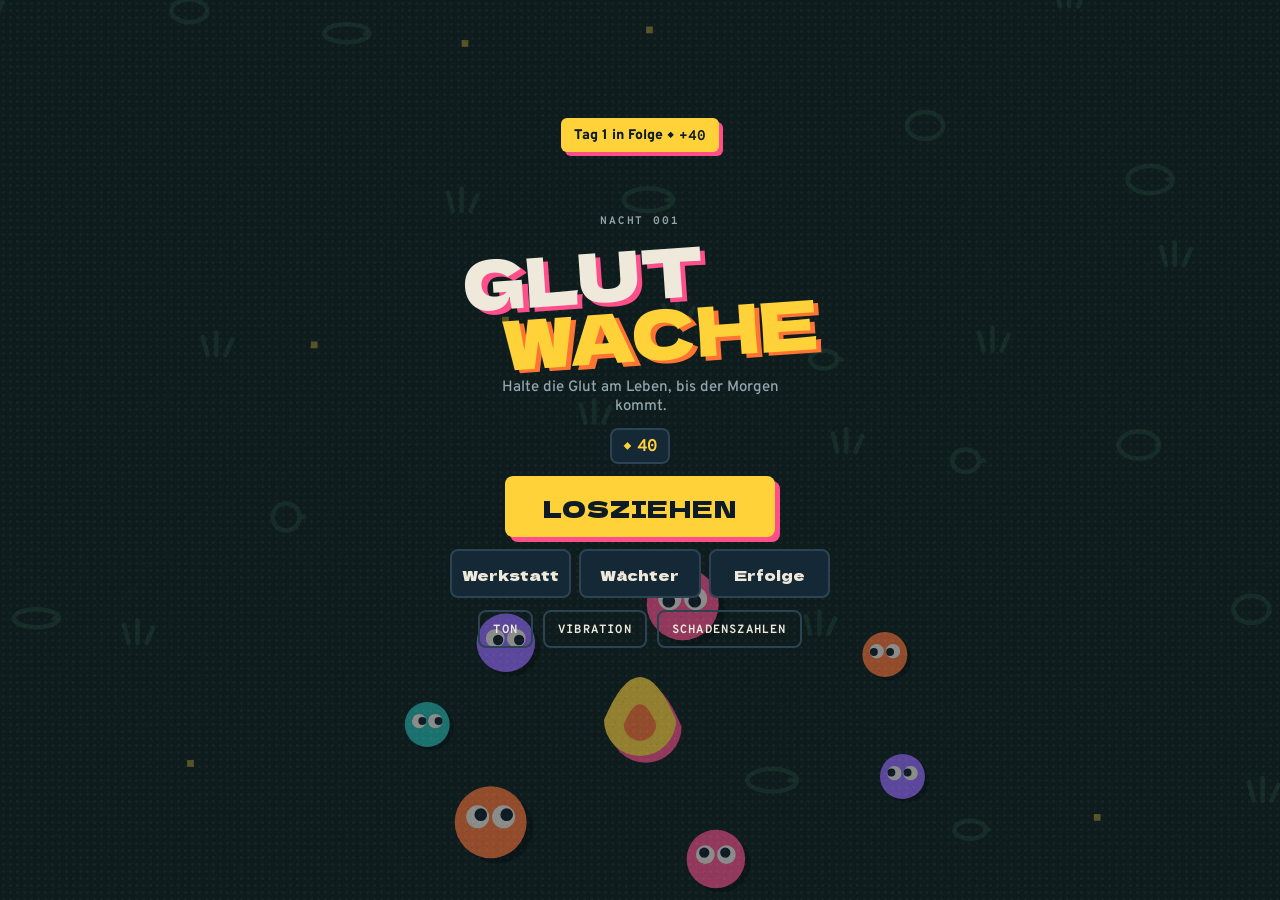
<file: spiel/index.html>
<!DOCTYPE html>
<html lang="de">
<head>
<meta charset="UTF-8">
<meta name="viewport" content="width=device-width,initial-scale=1,maximum-scale=1,user-scalable=no,viewport-fit=cover">
<title>Glutwache</title>
<meta name="theme-color" content="#0e1b24">
<meta name="apple-mobile-web-app-capable" content="yes">
<meta name="mobile-web-app-capable" content="yes">
<meta name="apple-mobile-web-app-status-bar-style" content="black-translucent">
<meta name="apple-mobile-web-app-title" content="Glutwache">
<link rel="manifest" href="manifest.json">
<link rel="icon" href="icon.svg">
<link rel="apple-touch-icon" href="icon-192.png">
<!--GAME-START-->
<link rel="preconnect" href="https://fonts.googleapis.com">
<link rel="stylesheet" href="https://fonts.googleapis.com/css2?family=Dela+Gothic+One&family=Overpass:wght@500;700;800&family=Overpass+Mono:wght@600;700&display=swap">
<style>
/* Risodruck bei Nacht: flache Druckfarben auf Tinte, harte Versatz-Schatten statt Leuchten. Bewusst nur dunkel. */
:root{
  --ink:#0e1b24; --ink2:#152835; --line:#2b4352; --paper:#efe9dc; --mut:#93a7ad;
  --yellow:#ffd23a; --pink:#ff4f8b; --teal:#25b8a8; --orange:#ff7433; --violet:#9a6bff; --green:#8fd14f;
  --disp:"Dela Gothic One","Arial Black",Impact,sans-serif;
  --body:"Overpass",system-ui,-apple-system,"Segoe UI",sans-serif;
  --mono:"Overpass Mono",ui-monospace,Menlo,Consolas,monospace;
  color-scheme:dark;
}
*{box-sizing:border-box;-webkit-tap-highlight-color:transparent;user-select:none;-webkit-user-select:none;-webkit-touch-callout:none}
html,body{height:100%;margin:0;background:var(--ink);color:var(--paper);font-family:var(--body);overflow:hidden;overscroll-behavior:none}
#c{position:fixed;left:0;top:0;width:100%;height:100%;display:block;touch-action:none}
.layer{position:fixed;inset:0;display:flex;flex-direction:column;align-items:center;justify-content:center;gap:12px;z-index:5;
  padding:calc(env(safe-area-inset-top,0px) + 14px) max(16px,env(safe-area-inset-right,0px)) calc(env(safe-area-inset-bottom,0px) + 14px) max(16px,env(safe-area-inset-left,0px))}
.layer.dim{background:radial-gradient(rgba(239,233,220,.06) 1px,transparent 1.6px) 0 0/7px 7px,rgba(14,27,36,.9)}
.layer.page{justify-content:flex-start}
#menu{background:radial-gradient(rgba(239,233,220,.04) 1px,transparent 1.6px) 0 0/7px 7px,rgba(14,27,36,.45)}
button{font:inherit;color:inherit;border:0;background:none;cursor:pointer;touch-action:manipulation}
button:focus-visible{outline:3px solid var(--yellow);outline-offset:3px}
.big{font-family:var(--disp);font-size:24px;letter-spacing:.04em;padding:14px 38px 12px;border-radius:8px;color:var(--ink);
  background:var(--yellow);box-shadow:5px 5px 0 var(--pink);transition:transform .07s,box-shadow .07s}
.big:active{transform:translate(4px,4px);box-shadow:1px 1px 0 var(--pink)}
.sm{font-family:var(--mono);font-weight:700;font-size:12px;letter-spacing:.1em;text-transform:uppercase;padding:10px 13px 8px;border-radius:8px;
  border:2px solid var(--line);color:var(--paper);min-width:44px}
.sm:active{background:var(--line)}
.sm.off{color:var(--mut);text-decoration:line-through}
.row{display:flex;gap:10px;flex-wrap:wrap;justify-content:center;align-items:center}
.title{font-family:var(--disp);font-weight:400;font-size:clamp(48px,15vw,68px);line-height:.9;margin:0;color:var(--paper);
  text-shadow:5px 4px 0 var(--pink);display:flex;flex-direction:column;transform:rotate(-4deg)}
.title span:last-child{margin-left:.5em;color:var(--yellow);text-shadow:5px 4px 0 var(--orange)}
.h2{font-family:var(--disp);font-weight:400;font-size:34px;margin:0;color:var(--paper);text-shadow:4px 3px 0 var(--pink);line-height:1}
.sub{color:var(--mut);font-size:15px;font-weight:500;text-align:center;margin:4px 0 0;max-width:30ch}
.tag{font-family:var(--mono);font-size:11px;letter-spacing:.18em;text-transform:uppercase;color:var(--mut);font-weight:700}
.coin{display:inline-flex;align-items:center;gap:5px;font-family:var(--mono);font-weight:700;color:var(--yellow);font-variant-numeric:tabular-nums}
.coin::before{content:"◆";font-size:.85em}
.pill{background:var(--ink2);border:2px solid var(--line);border-radius:8px;padding:6px 11px 4px;font-size:15px}
.tabs{display:grid;grid-template-columns:repeat(3,1fr);gap:8px;width:min(380px,100%)}
.tab{font-family:var(--disp);font-size:15px;padding:13px 4px 11px;border-radius:8px;background:var(--ink2);border:2px solid var(--line);position:relative}
.tab:active{transform:translate(2px,2px)}
.tab .dot{position:absolute;top:-7px;right:-5px;background:var(--pink);color:var(--ink);font-family:var(--mono);font-size:11px;border-radius:6px;padding:2px 6px 0}
.scroll{width:min(420px,100%);overflow-y:auto;flex:1;min-height:0;display:flex;flex-direction:column;gap:9px;padding:2px 6px 8px 2px;-webkit-overflow-scrolling:touch}
.card{background:var(--ink2);border:2px solid var(--line);border-radius:10px;padding:12px 13px}
.list-head{display:flex;justify-content:space-between;align-items:center;width:min(420px,100%);gap:10px}
.stage{display:grid;grid-template-columns:1fr auto;gap:6px 10px;align-items:center;cursor:pointer}
.stage.sel{border-color:var(--yellow)}
.stage.lock{opacity:.5}
.stage b{font-family:var(--disp);font-weight:400;font-size:19px}
.stage .meta{font-family:var(--mono);font-size:11px;color:var(--mut);letter-spacing:.06em;grid-column:1/-1}
.heat{display:flex;align-items:center;gap:8px;grid-column:1/-1}
.heat button{width:40px;height:36px;border-radius:7px;border:2px solid var(--line);font-family:var(--mono);font-weight:700;font-size:18px}
.heat button:disabled{opacity:.35}
.heat span{font-family:var(--mono);font-weight:700;font-size:13px;min-width:130px;text-align:center;color:var(--orange)}
.badge{font-family:var(--mono);font-size:11px;font-weight:700;letter-spacing:.08em;padding:3px 7px 1px;border-radius:5px;background:var(--line);color:var(--paper);text-transform:uppercase;white-space:nowrap}
.badge.ok{background:var(--teal);color:var(--ink)}
.up{display:grid;grid-template-columns:auto 1fr auto;gap:4px 12px;align-items:center}
.glyph{width:40px;height:40px;border-radius:8px;display:grid;place-items:center;font-family:var(--mono);font-weight:700;font-size:20px;color:var(--ink);box-shadow:3px 3px 0 var(--ink);flex:none}
.up .n{font-weight:800;font-size:15px}
.up .d{font-size:13px;color:var(--mut);line-height:1.25}
.pips{display:flex;gap:3px;margin-top:5px}
.pips i{width:11px;height:6px;border-radius:2px;background:var(--line)}
.pips i.on{background:var(--yellow)}
.buy{font-family:var(--mono);font-weight:700;font-size:13px;padding:9px 10px 7px;border-radius:7px;background:var(--yellow);color:var(--ink);box-shadow:3px 3px 0 var(--pink);white-space:nowrap}
.buy:disabled{background:var(--line);color:var(--mut);box-shadow:none}
.buy.max{background:transparent;color:var(--teal);box-shadow:none;border:2px solid var(--teal)}
.opt{display:grid;grid-template-columns:auto 1fr;gap:4px 12px;align-items:center;text-align:left;width:min(400px,100%);background:var(--ink2);border:2px solid var(--line);border-radius:10px;padding:12px;transition:transform .08s}
button.opt:active{transform:translate(3px,3px);border-color:var(--yellow)}
.opt .glyph{grid-row:1/3}
.opt .n{font-weight:800;font-size:16px;display:flex;gap:8px;align-items:baseline;flex-wrap:wrap}
.opt .lv{font-family:var(--mono);font-size:11px;color:var(--yellow);letter-spacing:.06em}
.opt .lv.new{color:var(--pink)}
.opt .d{grid-column:2;font-size:13px;color:var(--mut);line-height:1.35}
.opt .d em{font-style:normal;color:var(--paper)}
.opt.evo{border-color:var(--yellow)}
#hud{position:fixed;left:0;right:0;top:0;z-index:4;pointer-events:none;padding:calc(env(safe-area-inset-top,0px) + 6px) max(10px,env(safe-area-inset-right,0px)) 0 max(10px,env(safe-area-inset-left,0px))}
#hud button{pointer-events:auto}
.xpbar{height:10px;background:var(--ink2);border:2px solid var(--line);border-radius:4px;overflow:hidden}
.xpbar i{display:block;height:100%;width:0;background:repeating-linear-gradient(-45deg,var(--teal) 0 5px,#1c9a8c 5px 10px)}
.hudrow{display:grid;grid-template-columns:auto auto 1fr auto;gap:10px;align-items:center;margin-top:7px}
.lvl{font-family:var(--disp);font-size:17px;color:var(--teal);text-shadow:2px 2px 0 var(--ink)}
.time{font-family:var(--disp);font-size:22px;text-align:center;text-shadow:3px 2px 0 var(--pink);font-variant-numeric:tabular-nums}
.hstat{font-family:var(--mono);font-size:12px;font-weight:700;color:var(--paper);text-align:right;line-height:1.3;text-shadow:1px 1px 0 var(--ink)}
#bossBar{margin:8px auto 0;width:min(320px,90%);text-align:center}
#bossBar span{font-family:var(--disp);font-size:14px;color:var(--pink);text-shadow:2px 2px 0 var(--ink)}
#bossBar div{height:9px;border:2px solid var(--pink);border-radius:3px;margin-top:3px;background:var(--ink)}
#bossBar i{display:block;height:100%;background:var(--pink)}
#toast{position:fixed;left:50%;top:calc(env(safe-area-inset-top,0px) + 118px);transform:translate(-50%,-24px);opacity:0;z-index:30;pointer-events:none;
  background:var(--yellow);color:var(--ink);border-radius:6px;padding:9px 13px 7px;font-weight:800;font-size:14px;box-shadow:4px 4px 0 var(--pink);
  transition:all .3s cubic-bezier(.2,1.5,.4,1);width:max-content;max-width:calc(100% - 32px);text-align:center}
#toast .coin{color:var(--ink)}
#toast.on{opacity:1;transform:translate(-50%,0)}
.stats{display:grid;grid-template-columns:repeat(2,1fr);gap:8px;width:min(360px,100%)}
.stats div{background:var(--ink2);border:2px solid var(--line);border-radius:8px;padding:8px 10px}
.stats b{display:block;font-family:var(--disp);font-weight:400;font-size:24px;line-height:1.1}
.stats span{font-family:var(--mono);font-size:10px;letter-spacing:.14em;text-transform:uppercase;color:var(--mut)}
.loot{font-family:var(--disp);font-size:30px;color:var(--yellow);text-shadow:3px 3px 0 var(--pink)}
.build{display:flex;flex-wrap:wrap;gap:8px;justify-content:center;width:min(380px,100%)}
.build .glyph{width:38px;height:38px;font-size:17px;position:relative}
.build .glyph small{position:absolute;right:-6px;bottom:-7px;background:var(--ink);color:var(--paper);font-size:10px;border-radius:4px;padding:1px 4px 0;border:1px solid var(--line)}
.ach{display:grid;grid-template-columns:1fr auto;gap:3px 10px;align-items:center}
.ach .n{font-weight:800;font-size:15px}
.ach .d{font-size:12px;color:var(--mut);grid-column:1}
.ach.done .n{color:var(--teal)}
.ach .r{grid-row:1/3;grid-column:2}
.chr{display:grid;grid-template-columns:auto 1fr auto;gap:4px 12px;align-items:center}
.chr.sel{border-color:var(--yellow)}
.chr .face{width:44px;height:44px;border-radius:50%;box-shadow:4px 3px 0 var(--pink);position:relative}
.chr .face::after{content:"";position:absolute;left:13px;top:16px;width:5px;height:8px;border-radius:2px;background:var(--ink);box-shadow:13px 0 0 var(--ink)}
.hide{display:none!important}
@media (prefers-reduced-motion:reduce){.big,.tab,.opt{transition:none}}
</style>
</head>
<body>
<canvas id="c"></canvas>

<div id="hud" class="hide">
  <div class="xpbar"><i id="xpFill"></i></div>
  <div class="hudrow">
    <button class="sm" id="pauseBtn" aria-label="Pause">II</button>
    <div class="lvl" id="hLv">LV 1</div>
    <div class="time" id="hTime">0:00</div>
    <div class="hstat"><span id="hKills">0</span> besiegt<br><span class="coin" id="hGold">0</span></div>
  </div>
  <div id="bossBar" class="hide"><span id="bossName">Boss</span><div><i id="bossFill"></i></div></div>
</div>
<div id="toast"></div>

<div class="layer" id="menu">
  <div style="flex:1"></div>
  <div class="tag" id="mNight">Nacht 001</div>
  <h1 class="title"><span>GLUT</span><span>WACHE</span></h1>
  <p class="sub">Halte die Glut am Leben, bis der Morgen kommt.</p>
  <span class="pill coin" id="mGold" style="font-size:17px">0</span>
  <button class="big" id="playBtn">LOSZIEHEN</button>
  <div class="tabs">
    <button class="tab" data-go="shop">Werkstatt</button>
    <button class="tab" data-go="chars">Wächter</button>
    <button class="tab" data-go="ach">Erfolge<span class="dot hide" id="achDot"></span></button>
  </div>
  <div class="row">
    <button class="sm" id="sndBtn">Ton</button>
    <button class="sm" id="vibBtn">Vibration</button>
    <button class="sm" id="numBtn">Schadenszahlen</button>
  </div>
  <div style="flex:1.2"></div>
</div>

<div class="layer dim page hide" id="stages">
  <div class="list-head"><h2 class="h2">NÄCHTE</h2><span class="pill coin" id="sGold">0</span></div>
  <div class="scroll" id="stageList"></div>
  <div class="row"><button class="sm" data-back>Zurück</button><button class="big" id="goBtn">START</button></div>
</div>

<div class="layer dim page hide" id="shop">
  <div class="list-head"><h2 class="h2">WERKSTATT</h2><span class="pill coin" id="shGold">0</span></div>
  <div class="scroll" id="shopList"></div>
  <button class="sm" data-back>Zurück</button>
</div>

<div class="layer dim page hide" id="chars">
  <div class="list-head"><h2 class="h2">WÄCHTER</h2><span class="pill coin" id="chGold">0</span></div>
  <div class="scroll" id="charList"></div>
  <button class="sm" data-back>Zurück</button>
</div>

<div class="layer dim page hide" id="ach">
  <div class="list-head"><h2 class="h2">ERFOLGE</h2><span class="tag" id="achCount">0/0</span></div>
  <div class="scroll" id="achList"></div>
  <button class="sm" data-back>Zurück</button>
</div>

<div class="layer dim hide" id="lvl">
  <div class="tag">Die Glut wächst</div>
  <h2 class="h2" id="lvlTitle">LEVEL 2</h2>
  <div id="opts" style="display:flex;flex-direction:column;gap:9px;align-items:center;width:100%"></div>
  <button class="sm" id="rerollBtn">Neu würfeln (0)</button>
</div>

<div class="layer dim hide" id="chest">
  <div class="tag">Truhe geöffnet</div>
  <h2 class="h2" id="chestTitle">BEUTE</h2>
  <div id="chestList" style="display:flex;flex-direction:column;gap:9px;align-items:center;width:100%"></div>
  <button class="big" id="chestOk">WEITER</button>
</div>

<div class="layer dim hide" id="pause">
  <h2 class="h2">PAUSE</h2>
  <div class="tag">Deine Ausrüstung</div>
  <div class="build" id="pauseBuild"></div>
  <button class="big" id="resumeBtn">WEITER</button>
  <button class="sm" id="quitBtn">Aufgeben</button>
</div>

<div class="layer dim hide" id="end">
  <div class="tag" id="endTag">Die Glut ist erloschen</div>
  <h2 class="h2" id="endTitle" style="font-size:40px">ERLOSCHEN</h2>
  <div class="loot coin" id="endGold">+0</div>
  <div class="stats">
    <div><b id="eTime">0:00</b><span>Überlebt</span></div>
    <div><b id="eLvl">1</b><span>Level</span></div>
    <div><b id="eKills">0</b><span>Besiegt</span></div>
    <div><b id="eBest">0:00</b><span>Bestzeit hier</span></div>
  </div>
  <div class="build" id="endBuild"></div>
  <div id="endAch" class="tag" style="text-align:center;color:var(--teal);max-width:340px;line-height:1.6"></div>
  <div class="row"><button class="sm" id="endMenu">Menü</button><button class="big" id="endAgain">NOCHMAL</button></div>
</div>

<script>
'use strict';
(function(){
const $=s=>document.querySelector(s);
const cv=$('#c'),ctx=cv.getContext('2d');
const TAU=Math.PI*2,rnd=(a,b)=>a+Math.random()*(b-a),clamp=(v,a,b)=>v<a?a:v>b?b:v,ri=(a,b)=>Math.floor(rnd(a,b+1));
const C={ink:'#0e1b24',ink2:'#152835',line:'#2b4352',paper:'#efe9dc',mut:'#93a7ad',yellow:'#ffd23a',pink:'#ff4f8b',teal:'#25b8a8',blue:'#4a63ff',orange:'#ff7433',green:'#8fd14f',violet:'#9a6bff'};
const MONO='"Overpass Mono",ui-monospace,Menlo,monospace';
const fmtT=s=>Math.floor(s/60)+':'+String(Math.floor(s%60)).padStart(2,'0');
const fmtN=n=>Math.floor(n).toLocaleString('de-DE');

/* ================= Daten ================= */
const WEAP={
 funke:{n:'Funkenschuss',g:'✦',c:C.yellow,d:'Schießt Funken auf die nächsten Gegner.',evo:'Sternenhagel',partner:'uhr',
  st:(l,e)=>({Schaden:Math.round((10+(l>=3?5:0)+(l>=5?5:0)+(l>=7?8:0))*(e?1.3:1)),Anzahl:1+(l>=2)+(l>=4)+(l>=6)+(e?3:0),Durchschlag:e?99:(l>=8?3:1),Takt:e?.55:.9})},
 kreis:{n:'Glutkreis',g:'◎',c:C.orange,d:'Glutkugeln kreisen um dich.',evo:'Sonnenkranz',partner:'linse',
  st:(l,e)=>({Schaden:Math.round((7+2*l)*(e?1.6:1)),Anzahl:e?9:2+Math.floor((l-1)/2),Radius:Math.round((62+4*l)*(e?1.3:1)),Tempo:+(2.6+.15*l).toFixed(2)})},
 aura:{n:'Hitzewelle',g:'○',c:C.pink,d:'Brennt alles in deiner Nähe.',evo:'Glutherz',partner:'herz',
  st:(l,e)=>({Schaden:+((4+1.5*l)*(e?2:1)).toFixed(1),Radius:Math.round((52+9*l)*(e?1.35:1)),Takt:.5})},
 komet:{n:'Komet',g:'◆',c:C.violet,d:'Kometen schlagen bei Gegnern ein.',evo:'Meteorsturm',partner:'klinge',
  st:(l,e)=>({Schaden:Math.round((28+8*l)*(e?1.5:1)),Anzahl:1+(l>=3)+(l>=5)+(l>=7)+(e?4:0),Fläche:Math.round(48*(1+.05*l)*(e?1.2:1)),Takt:+(2.4-.08*l).toFixed(2)})},
 blitz:{n:'Kettenblitz',g:'ϟ',c:C.teal,d:'Ein Blitz springt von Gegner zu Gegner.',evo:'Gewitter',partner:'kristall',
  st:(l,e)=>({Schaden:Math.round((16+5*l)*(e?1.4:1)),Ketten:3+Math.floor(l/2)+(e?6:0),Blitze:1+(l>=6)+(e?1:0),Takt:+(1.5-.05*l).toFixed(2)})},
 sichel:{n:'Glutsichel',g:'◐',c:C.green,d:'Fliegt raus und kommt zurück. Trifft alles.',evo:'Feuerrad',partner:'stiefel',
  st:(l,e)=>({Schaden:Math.round((14+4*l)*(e?1.5:1)),Anzahl:1+(l>=3)+(l>=6)+(e?2:0),Reichweite:Math.round(185*(1+.03*l)),Größe:e?1.45:1,Takt:1.7})},
 spur:{n:'Feuerspur',g:'≈',c:C.orange,d:'Hinterlässt brennenden Boden, wenn du läufst.',evo:'Lavastrom',partner:'panzer',
  st:(l,e)=>({Schaden:+((5+1.5*l)*(e?2:1)).toFixed(1),Radius:Math.round((16+1.5*l)*(e?1.5:1)),Dauer:+(1.6+.15*l+(e?1:0)).toFixed(2)})},
 mine:{n:'Glutmine',g:'✚',c:C.pink,d:'Legt Minen, die bei Kontakt explodieren.',evo:'Sprengfeld',partner:'magnet',
  st:(l,e)=>({Schaden:Math.round((40+12*l)*(e?1.3:1)),Anzahl:1+(l>=4)+(l>=7),Explosion:Math.round(62*(e?1.2:1)),Takt:+(2.2-.1*l).toFixed(2)})},
};
const PASS={
 herz:{n:'Herz',g:'♡',c:C.pink,d:'+20 % Leben und etwas Heilung',max:5},
 stiefel:{n:'Stiefel',g:'»',c:C.green,d:'+10 % Lauftempo',max:5},
 linse:{n:'Linse',g:'⊙',c:C.orange,d:'+10 % Fläche aller Waffen',max:5},
 uhr:{n:'Sanduhr',g:'↻',c:C.yellow,d:'−8 % Abklingzeit',max:5},
 magnet:{n:'Magnet',g:'∩',c:C.teal,d:'+30 % Sammelradius',max:5},
 klinge:{n:'Klinge',g:'†',c:C.paper,d:'+10 % Schaden',max:5},
 kristall:{n:'Kristall',g:'◇',c:C.violet,d:'+10 % Erfahrung',max:5},
 panzer:{n:'Panzer',g:'▣',c:C.mut,d:'+1 Rüstung',max:5},
 echo:{n:'Echo',g:'⁂',c:C.blue,d:'+1 Geschoss für alle Waffen',max:2},
 glueck:{n:'Kleeblatt',g:'♣',c:C.green,d:'+10 % Glück: Krits, Truhen, Beute',max:5},
};
const META=[
 {id:'might',n:'Schmiedefeuer',d:'+5 % Schaden',max:5,b:90,g:'†',c:C.paper},
 {id:'maxhp',n:'Dicke Rinde',d:'+10 % Leben',max:5,b:70,g:'♡',c:C.pink},
 {id:'armor',n:'Eisenhaut',d:'+1 Rüstung',max:3,b:160,g:'▣',c:C.mut},
 {id:'regen',n:'Glimmen',d:'+0,2 Leben pro Sekunde',max:5,b:110,g:'+',c:C.green},
 {id:'cooldown',n:'Blasebalg',d:'−2,5 % Abklingzeit',max:4,b:200,g:'↻',c:C.yellow},
 {id:'area',n:'Weite Flamme',d:'+5 % Fläche',max:4,b:150,g:'⊙',c:C.orange},
 {id:'speed',n:'Leichte Sohlen',d:'+5 % Lauftempo',max:4,b:100,g:'»',c:C.green},
 {id:'magnet',n:'Anziehung',d:'+15 % Sammelradius',max:4,b:70,g:'∩',c:C.teal},
 {id:'growth',n:'Weisheit',d:'+4 % Erfahrung',max:5,b:120,g:'◇',c:C.violet},
 {id:'greed',n:'Gier',d:'+10 % Glut',max:5,b:100,g:'◆',c:C.yellow},
 {id:'luck',n:'Glücksstein',d:'+5 % Glück',max:4,b:150,g:'♣',c:C.green},
 {id:'reroll',n:'Würfelbecher',d:'+1 Neu-Würfeln pro Lauf',max:5,b:90,g:'?',c:C.paper},
 {id:'revive',n:'Zweite Glut',d:'Einmal wiederbeleben pro Lauf',max:1,b:1800,g:'✧',c:C.yellow},
 {id:'amount',n:'Doppelfunke',d:'+1 Geschoss für alle Waffen',max:1,b:6000,g:'⁂',c:C.blue},
];
const metaCost=(m,l)=>Math.round(m.b*(1+l)*(1+l*.6));
const CHARS={
 funkel:{n:'Funkel',w:'funke',c:C.yellow,d:'Startet mit Funkenschuss. Ausgeglichen.',bon:{}},
 ronda:{n:'Ronda',w:'kreis',c:C.orange,d:'Startet mit Glutkreis. +10 % Fläche.',bon:{area:.1},cost:400},
 bruno:{n:'Bruno',w:'aura',c:C.pink,d:'Startet mit Hitzewelle. +30 % Leben, −10 % Tempo.',bon:{hp:.3,spd:-.1},need:'k2k',how:'Besiege 2.000 Gegner'},
 zara:{n:'Zara',w:'blitz',c:C.teal,d:'Startet mit Kettenblitz. −8 % Abklingzeit.',bon:{cd:.08},need:'c2',how:'Schaffe die Nacht im Nebelmoor'},
 kip:{n:'Kip',w:'sichel',c:C.green,d:'Startet mit Glutsichel. +15 % Tempo.',bon:{spd:.15},cost:1500},
 mora:{n:'Mora',w:'mine',c:C.violet,d:'Startet mit Glutmine. +25 % Glut.',bon:{greed:.25},need:'c4',how:'Schaffe die Nacht am Frostgipfel'},
};
const STAGES=[
 {n:'Waldrand',hp:1,dmg:1,gold:1,bg:'#0f1d17',deco:'#1d3a2b',fl:C.yellow},
 {n:'Nebelmoor',hp:1.6,dmg:1.3,gold:1.5,bg:'#111b22',deco:'#22394a',fl:C.teal},
 {n:'Alte Ruinen',hp:2.4,dmg:1.6,gold:2.1,bg:'#1c1613',deco:'#3a2c24',fl:C.orange},
 {n:'Frostgipfel',hp:3.3,dmg:2,gold:2.9,bg:'#131a26',deco:'#2c3a52',fl:C.paper},
 {n:'Abgrund',hp:4.5,dmg:2.5,gold:4,bg:'#160f1c',deco:'#33203f',fl:C.pink},
];
const RUN_LEN=480; // 8 Minuten bis zum Endboss
const ETYPES={
 shade:{hp:9,spd:52,dmg:8,r:11,xp:1,c:C.violet},
 bat:{hp:5,spd:90,dmg:5,r:8,xp:1,c:C.pink},
 brute:{hp:55,spd:35,dmg:14,r:18,xp:4,c:C.orange,heavy:1},
 spit:{hp:16,spd:46,dmg:7,r:11,xp:2,c:C.teal},
 split:{hp:26,spd:48,dmg:9,r:14,xp:2,c:C.green},
 mini:{hp:5,spd:72,dmg:5,r:7,xp:1,c:C.green},
};
const WEAP_UNLOCK={blitz:{ach:'k1k',how:'Besiege 1.000 Gegner'},sichel:{ach:'c1',how:'Schaffe die Nacht am Waldrand'},spur:{ach:'t5',how:'Überlebe 5 Minuten'},mine:{ach:'lv30',how:'Erreiche Level 30'}};

/* ================= Speicher ================= */
const KEY='glutwache_v1';
const DEF={gold:0,up:{},chars:['funkel'],char:'funkel',st:{kills:0,runs:0,gold:0,chests:0,bestLvl:0,bestTime:0,bosses:0,evos:[]},stages:{},stage:0,heatSel:{},ach:[],sound:true,vib:true,nums:true,day:'',streak:0,seenAch:0};
let S=null;
try{S=JSON.parse(localStorage.getItem(KEY)||'null')}catch(e){S=null}
S=Object.assign(JSON.parse(JSON.stringify(DEF)),S||{});
S.st=Object.assign({},DEF.st,S.st||{});if(!Array.isArray(S.st.evos))S.st.evos=[];
if(!CHARS[S.char])S.char='funkel';
function save(){try{localStorage.setItem(KEY,JSON.stringify(S))}catch(e){}}
const stg=i=>S.stages[i]||(S.stages[i]={clr:false,best:0,maxHeat:-1});
const upLv=id=>S.up[id]||0;

/* ================= Erfolge ================= */
let G=null;
const live=k=>S.st[k]+(G&&!G.committed?G[k]:0);
const ACH=[
 {id:'k100',n:'Erste Nacht',d:'Besiege 100 Gegner',r:50,ok:()=>live('kills')>=100,p:()=>[live('kills'),100]},
 {id:'k1k',n:'Schattenjäger',d:'Besiege 1.000 Gegner · schaltet Kettenblitz frei',r:200,ok:()=>live('kills')>=1000,p:()=>[live('kills'),1000]},
 {id:'k2k',n:'Feuerwand',d:'Besiege 2.000 Gegner · schaltet Bruno frei',r:300,ok:()=>live('kills')>=2000,p:()=>[live('kills'),2000]},
 {id:'k10k',n:'Flächenbrand',d:'Besiege 10.000 Gegner',r:1000,ok:()=>live('kills')>=10000,p:()=>[live('kills'),10000]},
 {id:'k50k',n:'Unauslöschlich',d:'Besiege 50.000 Gegner',r:5000,ok:()=>live('kills')>=50000,p:()=>[live('kills'),50000]},
 {id:'t3',n:'Durchhalten',d:'Überlebe 3 Minuten',r:100,ok:()=>Math.max(S.st.bestTime,G?G.t:0)>=180},
 {id:'t5',n:'Halbe Nacht',d:'Überlebe 5 Minuten · schaltet Feuerspur frei',r:250,ok:()=>Math.max(S.st.bestTime,G?G.t:0)>=300},
 {id:'lv15',n:'Aufglühen',d:'Erreiche Level 15',r:100,ok:()=>Math.max(S.st.bestLvl,G?G.p.lvl:0)>=15},
 {id:'lv30',n:'Lodern',d:'Erreiche Level 30 · schaltet Glutmine frei',r:400,ok:()=>Math.max(S.st.bestLvl,G?G.p.lvl:0)>=30},
 {id:'lv50',n:'Sonnenkern',d:'Erreiche Level 50',r:1500,ok:()=>Math.max(S.st.bestLvl,G?G.p.lvl:0)>=50},
 {id:'c1',n:'Morgengrauen',d:'Schaffe die Nacht am Waldrand · schaltet Glutsichel frei',r:300,ok:()=>stg(0).clr},
 {id:'c2',n:'Nebel lichten',d:'Schaffe die Nacht im Nebelmoor · schaltet Zara frei',r:600,ok:()=>stg(1).clr},
 {id:'c3',n:'Ruinenwache',d:'Schaffe die Nacht in den Alten Ruinen',r:900,ok:()=>stg(2).clr},
 {id:'c4',n:'Eisbrecher',d:'Schaffe die Nacht am Frostgipfel · schaltet Mora frei',r:1200,ok:()=>stg(3).clr},
 {id:'c5',n:'Licht im Abgrund',d:'Schaffe die Nacht im Abgrund',r:2500,ok:()=>stg(4).clr},
 {id:'h3',n:'Hitzköpfig',d:'Schaffe eine Nacht auf Härte 3',r:1000,ok:()=>STAGES.some((_,i)=>stg(i).maxHeat>=3)},
 {id:'h10',n:'Weißglut',d:'Schaffe eine Nacht auf Härte 10',r:10000,ok:()=>STAGES.some((_,i)=>stg(i).maxHeat>=10)},
 {id:'evo1',n:'Meisterwerk',d:'Erschaffe eine Meisterwaffe',r:500,ok:()=>S.st.evos.length>=1},
 {id:'evo8',n:'Waffenkammer',d:'Erschaffe alle 8 Meisterwaffen',r:5000,ok:()=>S.st.evos.length>=8,p:()=>[S.st.evos.length,8]},
 {id:'ch25',n:'Schatzsucher',d:'Öffne 25 Truhen',r:300,ok:()=>live('chests')>=25,p:()=>[live('chests'),25]},
 {id:'b5',n:'Bossbrecher',d:'Besiege 5 Bosse',r:600,ok:()=>live('bosses')>=5,p:()=>[live('bosses'),5]},
 {id:'nohit',n:'Unberührt',d:'Überlebe 2 Minuten am Stück ohne Treffer',r:500,ok:()=>G&&G.mode!=='end'&&G.t-G.p.lastHit>=120},
 {id:'g5k',n:'Glutsammler',d:'Sammle insgesamt 5.000 Glut',r:500,ok:()=>S.st.gold>=5000,p:()=>[S.st.gold,5000]},
];
function checkAch(){
  for(const a of ACH){
    if(S.ach.includes(a.id))continue;
    if(a.ok()){S.ach.push(a.id);S.gold+=a.r;if(G)G.newAch.push(a.n);toast(`Erfolg: ${a.n} <span class="coin">+${fmtN(a.r)}</span>`);sfx.ach();save()}
  }
}
const weapUnlocked=id=>!WEAP_UNLOCK[id]||S.ach.includes(WEAP_UNLOCK[id].ach);

/* ================= Ton ================= */
let AC=null,master=null;
function audio(){
  if(!AC){try{AC=new (window.AudioContext||window.webkitAudioContext)();master=AC.createGain();master.gain.value=.5;master.connect(AC.destination)}catch(e){AC=null}}
  if(AC&&AC.state==='suspended')AC.resume().catch(()=>{});
}
const lastS={};
function tone(f,d,type,v,f2,delay,key,gap){
  if(!S.sound||!AC)return;
  if(key){const n=AC.currentTime;if(lastS[key]&&n-lastS[key]<gap)return;lastS[key]=n}
  try{const t=AC.currentTime+(delay||0),o=AC.createOscillator(),g=AC.createGain();
    o.type=type||'sine';o.frequency.setValueAtTime(f,t);if(f2)o.frequency.exponentialRampToValueAtTime(f2,t+d);
    g.gain.setValueAtTime(.0001,t);g.gain.exponentialRampToValueAtTime(v||.2,t+.01);g.gain.exponentialRampToValueAtTime(.0001,t+d);
    o.connect(g);g.connect(master);o.start(t);o.stop(t+d+.03)}catch(e){}
}
let gemPitch=0,gemPT=0;
const sfx={
  hit:()=>tone(rnd(180,240),.05,'square',.03,90,0,'hit',.045),
  shoot:()=>tone(900,.05,'triangle',.04,500,0,'shoot',.08),
  gem:()=>{const n=performance.now();gemPitch=n-gemPT<300?Math.min(gemPitch+1,16):0;gemPT=n;tone(660*Math.pow(2,gemPitch/12),.06,'sine',.06,null,0,'gem',.03)},
  gold:()=>{tone(1320,.05,'square',.04,null,0,'gold',.06);tone(1760,.08,'square',.04,null,.05)},
  boom:()=>tone(120,.3,'sawtooth',.09,40,0,'boom',.12),
  zap:()=>tone(1400,.12,'sawtooth',.05,300,0,'zap',.1),
  hurt:()=>tone(220,.18,'square',.1,90,0,'hurt',.15),
  lvl:()=>[0,4,7,12].forEach((k,i)=>tone(523*Math.pow(2,k/12),.16,'triangle',.12,null,i*.06)),
  chest:()=>[0,4,7,11,14].forEach((k,i)=>tone(392*Math.pow(2,k/12),.22,'triangle',.13,null,i*.08)),
  ach:()=>[7,12,16].forEach((k,i)=>tone(392*Math.pow(2,k/12),.2,'sine',.12,null,i*.09)),
  boss:()=>{tone(70,1.2,'sawtooth',.18,40);tone(105,1.2,'sawtooth',.1,55)},
  die:()=>{tone(300,.8,'sawtooth',.14,40);tone(80,.6,'sine',.3,30)},
  win:()=>[0,4,7,12,16,19,24].forEach((k,i)=>tone(392*Math.pow(2,k/12),.3,'triangle',.12,null,i*.09)),
  click:()=>tone(700,.04,'sine',.1),
  buy:()=>{tone(880,.08,'square',.06);tone(1320,.12,'square',.06,null,.07)},
};
function buzz(p){if(S.vib&&navigator.vibrate){try{navigator.vibrate(p)}catch(e){}}}

/* ================= Bildschirm & Eingabe ================= */
let VW=400,VH=800,DPR=1,Z=1,grain=null;
function resize(){
  DPR=Math.min(window.devicePixelRatio||1,2);VW=innerWidth;VH=innerHeight;
  Z=Math.max(Math.min(VW,VH)/400,Math.max(VW,VH)/900);
  cv.width=Math.round(VW*DPR);cv.height=Math.round(VH*DPR);grain=null;
}
window.addEventListener('resize',resize);
const inp={x:0,y:0},keys={};
let joy=null;
cv.addEventListener('pointerdown',e=>{audio();if(!G||G.mode!=='play')return;e.preventDefault();joy={id:e.pointerId,ox:e.clientX,oy:e.clientY,x:e.clientX,y:e.clientY};try{cv.setPointerCapture(e.pointerId)}catch(_){}});
cv.addEventListener('pointermove',e=>{if(joy&&e.pointerId===joy.id){joy.x=e.clientX;joy.y=e.clientY}});
const endJoy=e=>{if(joy&&e.pointerId===joy.id)joy=null};
cv.addEventListener('pointerup',endJoy);cv.addEventListener('pointercancel',endJoy);
window.addEventListener('keydown',e=>{keys[e.code]=true;if(e.code==='Escape'&&G&&G.mode==='play')pause()});
window.addEventListener('keyup',e=>{keys[e.code]=false});
function readInput(){
  if(window.__bot)return;
  let x=0,y=0;
  if(joy){const dx=joy.x-joy.ox,dy=joy.y-joy.oy,d=Math.hypot(dx,dy),R=48;
    if(d>R){joy.ox=joy.x-dx/d*R;joy.oy=joy.y-dy/d*R} // Stick wandert mit dem Finger
    x=dx/R;y=dy/R;const m=Math.hypot(x,y);if(m>1){x/=m;y/=m}if(m<.12){x=0;y=0}}
  if(keys.KeyA||keys.ArrowLeft)x-=1;if(keys.KeyD||keys.ArrowRight)x+=1;if(keys.KeyW||keys.ArrowUp)y-=1;if(keys.KeyS||keys.ArrowDown)y+=1;
  const m=Math.hypot(x,y);if(m>1){x/=m;y/=m}
  inp.x=x;inp.y=y;
}

/* ================= Lauf ================= */
function recalc(){
  const p=G.p,ch=CHARS[G.char].bon,pv=k=>p.pas[k]||0;
  p.might=1+upLv('might')*.05+pv('klinge')*.1;
  p.area=1+upLv('area')*.05+pv('linse')*.1+(ch.area||0);
  p.cd=Math.max(.35,1-upLv('cooldown')*.025-pv('uhr')*.08-(ch.cd||0));
  p.amount=upLv('amount')+pv('echo');
  p.spd=125*(1+upLv('speed')*.05+pv('stiefel')*.1+(ch.spd||0));
  const old=p.maxHp;p.maxHp=Math.round(100*(1+upLv('maxhp')*.1+pv('herz')*.2+(ch.hp||0)));
  if(old&&p.maxHp>old)p.hp+=p.maxHp-old;
  p.armor=upLv('armor')+pv('panzer');
  p.regen=upLv('regen')*.2+pv('herz')*.15;
  p.magnet=64*(1+upLv('magnet')*.15+pv('magnet')*.3);
  p.luck=upLv('luck')*.05+pv('glueck')*.1;
  p.growth=1+upLv('growth')*.04+pv('kristall')*.1;
  p.greed=1+upLv('greed')*.1+(ch.greed||0);
}
const xpNeed=l=>Math.round(5+l*3.5+(l>15?(l-15)*6:0)+(l>30?(l-30)*12:0));
let eid=0;
function newRun(){
  const si=S.stage,st=STAGES[si],h=S.heatSel[si]||0;
  G={t:0,mode:'play',stage:si,heat:h,char:S.char,hpM:st.hp*(1+.4*h),dmM:st.dmg*(1+.15*h),gM:st.gold*(1+.35*h),
    p:{x:0,y:0,r:12,hp:0,maxHp:0,inv:0,fx:1,fy:0,lvl:1,xp:0,next:xpNeed(1),w:[],pas:{},revives:upLv('revive'),moving:false,lastHit:0,hurtT:0},
    en:[],shots:[],eb:[],gems:[],drops:[],fx:[],nums:[],patches:[],mines:[],bolts:[],marks:[],
    kills:0,gold:0,chests:0,bosses:0,spawnAcc:0,nextElite:45,ev:{},bossSp:{},boss:null,pend:0,rerolls:upLv('reroll'),
    won:false,endT:0,shake:0,newAch:[],committed:false,achT:0,warn:0};
  recalc();G.p.hp=G.p.maxHp;addWeapon(CHARS[G.char].w);
}
function addWeapon(id){G.p.w.push({id,lv:1,evo:false,cd:.4,a:0,pos:[]})}
const wst=w=>WEAP[w.id].st(w.lv,w.evo);

/* ---------- Raster für Kollisionen ---------- */
const CELL=56,grid=new Map();
function buildGrid(){
  grid.clear();
  for(const e of G.en){if(e.dead)continue;const k=Math.floor(e.x/CELL)*1000003+Math.floor(e.y/CELL);let a=grid.get(k);if(!a)grid.set(k,a=[]);a.push(e)}
}
function query(x,y,r,cb){
  const x0=Math.floor((x-r)/CELL),x1=Math.floor((x+r)/CELL),y0=Math.floor((y-r)/CELL),y1=Math.floor((y+r)/CELL);
  for(let cx=x0;cx<=x1;cx++)for(let cy=y0;cy<=y1;cy++){const a=grid.get(cx*1000003+cy);if(a)for(let i=0;i<a.length;i++)if(!a[i].dead)cb(a[i])}
}
const viewHalf=()=>[VW/Z/2,VH/Z/2];

/* ---------- Gegner ---------- */
function pickType(m){
  const w=[['shade',10],['bat',m>=1?6:0],['brute',m>=2?3+m*.3:0],['spit',m>=3?2.5:0],['split',m>=4?3:0]];
  let s=0;for(const x of w)s+=x[1];let r=Math.random()*s;for(const x of w){r-=x[1];if(r<=0)return x[0]}return 'shade';
}
function spawn(type,o){
  o=o||{};const p=G.p,[hw,hh]=viewHalf(),m=G.t/60,T=ETYPES[type];
  let x,y;
  if(o.x!==undefined){x=o.x;y=o.y}else{const a=o.a!==undefined?o.a:rnd(0,TAU),d=Math.hypot(hw,hh)+30;x=p.x+Math.cos(a)*d;y=p.y+Math.sin(a)*d}
  const el=!!o.elite;
  const e={id:++eid,type,x,y,kx:0,ky:0,r:T.r*(el?1.5:1),hp:T.hp*G.hpM*(1+m*.45+m*m*.07)*(el?9:1),spd:T.spd*(1+m*.03)*(el?1.05:1),
    dmg:T.dmg*(1+m*.08)*(el?1.4:1),xp:T.xp*(el?10:1),c:T.c,heavy:T.heavy||el,elite:el,flash:0,slow:0,ph:rnd(0,TAU),st:rnd(1,2.6),hk:0,dead:false};
  e.max=e.hp;G.en.push(e);return e;
}
function spawnBoss(final){
  const p=G.p,[hw,hh]=viewHalf(),a=rnd(0,TAU),d=Math.hypot(hw,hh)*.8;
  const e={id:++eid,type:'boss',x:p.x+Math.cos(a)*d,y:p.y+Math.sin(a)*d,kx:0,ky:0,r:final?40:30,hp:(final?3400:1100)*G.hpM,spd:46,dmg:22,xp:final?120:50,
    c:final?C.pink:C.violet,boss:true,final,heavy:true,flash:0,slow:0,ph:0,st:0,at:3,state:'walk',sT:0,dx:0,dy:0,hk:0,dead:false,burst2:0,
    name:final?'Nachtmahr':'Schattenhirsch'};
  e.max=e.hp;G.en.push(e);G.boss=e;sfx.boss();buzz([60,40,60]);G.warn=2.2;
  $('#bossName').textContent=e.name;$('#bossBar').classList.remove('hide');
}
function spawner(dt){
  const m=G.t/60;
  let rate=1.6+m*1.4+m*m*.18;if(G.boss&&G.boss.final)rate*=.5;
  G.spawnAcc+=dt*rate;
  while(G.spawnAcc>=1){G.spawnAcc-=1;if(G.en.length<280)spawn(pickType(m))}
  const evs=[[90,'swarm'],[180,'ring'],[330,'swarm'],[390,'ringB'],[450,'swarm']];
  for(const [t,k] of evs){
    if(G.t>=t&&!G.ev[t]){G.ev[t]=1;
      if(k==='swarm'){const a=rnd(0,TAU);for(let i=0;i<26;i++)spawn('bat',{a:a+rnd(-.35,.35)})}
      else{const n=k==='ring'?34:16,typ=k==='ring'?'shade':'brute';for(let i=0;i<n;i++){const a=i/n*TAU;spawn(typ,{x:G.p.x+Math.cos(a)*280,y:G.p.y+Math.sin(a)*280})}}
      G.warn=1.5;
    }
  }
  if(G.t>=G.nextElite){G.nextElite+=50;spawn(pickType(m),{elite:true})}
  if(G.t>=RUN_LEN/2&&!G.bossSp.mini){G.bossSp.mini=1;spawnBoss(false)}
  if(G.t>=RUN_LEN&&!G.bossSp.final){G.bossSp.final=1;spawnBoss(true)}
}
function shootE(x,y,vx,vy,dmg,r){G.eb.push({x,y,vx,vy,dmg,r:r||6,life:4})}
function ringShot(e,n,o,sp){for(let i=0;i<n;i++){const a=o+i/n*TAU;shootE(e.x,e.y,Math.cos(a)*sp,Math.sin(a)*sp,e.dmg*.6,8)}}
function bossAI(e,dt,dx,dy,d){
  e.sT-=dt;
  if(e.burst2>0){e.burst2-=dt;if(e.burst2<=0)ringShot(e,18,rnd(0,TAU),120)}
  if(e.state==='walk'){
    e.at-=dt;
    if(e.at<=0){
      if(Math.random()<.5){e.state='aim';e.sT=.75;e.dx=dx/d;e.dy=dy/d}
      else{ringShot(e,e.final?18:12,rnd(0,TAU),150);if(e.final)e.burst2=.45;e.at=rnd(2.4,3.4)}
    }
    return [dx/d,dy/d,e.spd];
  }
  if(e.state==='aim'){if(e.sT<=0){e.state='dash';e.sT=.55}return [0,0,0]}
  if(e.state==='dash'){if(e.sT<=0){e.state='walk';e.at=rnd(2.2,3.2)}return [e.dx,e.dy,330]}
  return [0,0,0];
}
function updEnemies(dt){
  const p=G.p,[hw,hh]=viewHalf(),far=Math.hypot(hw,hh)*1.7;
  for(const e of G.en){
    if(e.dead)continue;
    const dx=p.x-e.x,dy=p.y-e.y,d=Math.hypot(dx,dy)||1;
    let tx=dx/d,ty=dy/d,sp=e.spd;
    if(e.slow>0){e.slow-=dt;sp*=.55}
    if(e.boss){const r=bossAI(e,dt,dx,dy,d);tx=r[0];ty=r[1];sp=r[2]*(e.slow>0?.8:1)}
    else if(e.type==='bat'){e.ph+=dt*5;const s=Math.sin(e.ph)*.9,ox=tx;tx+=-ty*s;ty+=ox*s;const m=Math.hypot(tx,ty)||1;tx/=m;ty/=m}
    else if(e.type==='spit'){
      if(d<165){tx=-tx;ty=-ty}else if(d<230){tx*=.15;ty*=.15}
      e.st-=dt;if(e.st<=0&&d<400){e.st=2.6;shootE(e.x,e.y,dx/d*175,dy/d*175,e.dmg)}
    }
    e.x+=(tx*sp+e.kx)*dt;e.y+=(ty*sp+e.ky)*dt;
    const k=Math.max(0,1-dt*9);e.kx*=k;e.ky*=k;
    if(e.flash>0)e.flash-=dt;
    if(!e.boss)query(e.x,e.y,e.r+18,o=>{if(o===e)return;const ox=e.x-o.x,oy=e.y-o.y,dd=ox*ox+oy*oy,mr=(e.r+o.r)*.85;
      if(dd<mr*mr&&dd>.01){const l=Math.sqrt(dd),push=(mr-l)*.5;e.x+=ox/l*push;e.y+=oy/l*push}});
    if(d<e.r+p.r-2)hurtPlayer(e.dmg);
    if(d>far&&!e.boss&&!e.elite){const a=Math.atan2(-dy,-dx)+Math.PI+rnd(-.6,.6),r=Math.hypot(hw,hh)+20;e.x=p.x+Math.cos(a)*r;e.y=p.y+Math.sin(a)*r}
  }
}
function hurt(e,d,kx,ky,silent){
  if(e.dead)return;
  const crit=Math.random()<.05+G.p.luck*.15;if(crit)d*=2;
  e.hp-=d;e.flash=.1;
  if(!e.boss){const f=e.heavy?.35:1;e.kx+=(kx||0)*f;e.ky+=(ky||0)*f}
  if(S.nums&&G.nums.length<70&&!silent)G.nums.push({x:e.x+rnd(-6,6),y:e.y-e.r,v:Math.max(1,Math.round(d)),c:crit,life:.6});
  sfx.hit();
  if(e.hp<=0)kill(e);
}
function kill(e){
  e.dead=true;G.kills++;
  const p=G.p;
  dropGem(e.x,e.y,e.xp);
  if(e.elite||Math.random()<.07+p.luck*.05)G.drops.push({x:e.x+rnd(-6,6),y:e.y+rnd(-6,6),k:'gold',v:e.elite?12:e.type==='brute'?3:1});
  const r=Math.random();
  if(r<.006)G.drops.push({x:e.x,y:e.y,k:'heal'});else if(r<.009)G.drops.push({x:e.x,y:e.y,k:'mag'});else if(r<.011)G.drops.push({x:e.x,y:e.y,k:'bomb'});
  if(e.elite)G.drops.push({x:e.x,y:e.y,k:'chest'});
  if(e.type==='split')for(let i=0;i<3;i++)spawn('mini',{x:e.x+rnd(-12,12),y:e.y+rnd(-12,12)});
  if(e.boss){G.bosses++;G.boss=null;$('#bossBar').classList.add('hide');G.drops.push({x:e.x,y:e.y,k:'chest',big:1});
    for(let i=0;i<14;i++)dropGem(e.x+rnd(-60,60),e.y+rnd(-60,60),8);
    G.shake=14;sfx.boom();buzz([40,30,80]);
    if(e.final){G.won=true;G.endT=2.5;for(const g of G.gems)g.mag=true;for(const o of G.drops)o.mag=true}}
  for(let i=0;i<(e.boss?40:5);i++){const a=rnd(0,TAU),s=rnd(40,e.boss?320:140);G.fx.push({k:'sq',x:e.x,y:e.y,vx:Math.cos(a)*s,vy:Math.sin(a)*s,life:rnd(.25,.5),max:.5,c:e.c,s:e.boss?6:4})}
}
function dropGem(x,y,v){
  if(G.gems.length>=320){const g=G.gems[ri(0,G.gems.length-1)];g.v+=v;return}
  G.gems.push({x,y,v,mag:false,s:0,got:false});
}
function hurtPlayer(d){
  const p=G.p;if(p.inv>0||G.mode!=='play'||G.won)return;
  const dmg=Math.max(1,d*G.dmM-p.armor);p.hp-=dmg;p.inv=.45;p.lastHit=G.t;p.hurtT=.25;
  G.shake=Math.max(G.shake,6);sfx.hurt();buzz(30);
  if(p.hp<=0){
    if(p.revives>0){p.revives--;p.hp=p.maxHp*.5;p.inv=2.5;G.nums.push({x:p.x,y:p.y-30,v:'WIEDERBELEBT',c:true,life:1.5});
      for(const e of G.en)if(!e.boss&&Math.hypot(e.x-p.x,e.y-p.y)<220)hurt(e,1e9,0,0,true);
      G.fx.push({k:'ring',x:p.x,y:p.y,r:20,R:240,life:.5,max:.5,c:C.yellow})}
    else{p.hp=0;endRun(false)}
  }
}

/* ---------- Waffen ---------- */
function nearestN(n,maxD){
  const p=G.p,a=[];
  for(const e of G.en){if(e.dead)continue;const d=(e.x-p.x)**2+(e.y-p.y)**2;if(d<maxD*maxD)a.push([d,e])}
  a.sort((x,y)=>x[0]-y[0]);return a.slice(0,n).map(x=>x[1]);
}
const WUPD={
 funke(w,dt){const p=G.p;w.cd-=dt;if(w.cd>0)return;const s=wst(w);w.cd=s.Takt*p.cd;
   const n=s.Anzahl+p.amount,t=nearestN(n,430);
   for(let i=0;i<n;i++){let a;
     if(t.length){const e=t[i%t.length];a=Math.atan2(e.y-p.y,e.x-p.x)+(i>=t.length?rnd(-.25,.25):0)}else a=Math.atan2(p.fy,p.fx)+(i-(n-1)/2)*.25;
     G.shots.push({k:'funke',x:p.x,y:p.y,vx:Math.cos(a)*420,vy:Math.sin(a)*420,r:5*Math.sqrt(p.area),dmg:s.Schaden*p.might,pierce:s.Durchschlag,life:1.2,hit:new Set(),evo:w.evo})}
   sfx.shoot()},
 kreis(w,dt){const p=G.p,s=wst(w),n=s.Anzahl+p.amount,R=s.Radius*p.area,er=9*Math.sqrt(p.area)*(w.evo?1.3:1),dmg=s.Schaden*p.might;
   w.a+=s.Tempo*dt;w.pos.length=0;
   for(let i=0;i<n;i++){const a=w.a+i/n*TAU,x=p.x+Math.cos(a)*R,y=p.y+Math.sin(a)*R;w.pos.push(x,y,er);
     query(x,y,er+20,e=>{if(G.t<e.hk)return;const dx=e.x-x,dy=e.y-y;if(dx*dx+dy*dy<(er+e.r)**2){e.hk=G.t+.45;const kd=Math.hypot(e.x-p.x,e.y-p.y)||1;hurt(e,dmg,(e.x-p.x)/kd*140,(e.y-p.y)/kd*140)}})}},
 aura(w,dt){const p=G.p,s=wst(w);w.r=s.Radius*p.area;w.cd-=dt;w.pulse=Math.max(0,(w.pulse||0)-dt*3);
   if(w.cd<=0){w.cd=s.Takt;w.pulse=1;const dmg=s.Schaden*p.might;
     query(p.x,p.y,w.r+30,e=>{const d=Math.hypot(e.x-p.x,e.y-p.y);if(d<w.r+e.r*.5){hurt(e,dmg,0,0,true);if(w.evo)e.slow=.6}})}},
 komet(w,dt){const p=G.p;w.cd-=dt;if(w.cd>0)return;const s=wst(w);w.cd=s.Takt*p.cd;
   const n=s.Anzahl+p.amount,[hw,hh]=viewHalf(),vis=G.en.filter(e=>!e.dead&&Math.abs(e.x-p.x)<hw&&Math.abs(e.y-p.y)<hh);
   for(let i=0;i<n;i++){let x,y;if(vis.length){const e=vis[ri(0,vis.length-1)];x=e.x+rnd(-10,10);y=e.y+rnd(-10,10)}else{x=p.x+rnd(-180,180);y=p.y+rnd(-180,180)}
     G.marks.push({x,y,t:.6+i*.08,max:.6,r:s.Fläche*p.area,dmg:s.Schaden*p.might,evo:w.evo,c:C.violet})}},
 blitz(w,dt){const p=G.p;w.cd-=dt;if(w.cd>0)return;const s=wst(w);w.cd=s.Takt*p.cd;
   const n=s.Blitze+p.amount,cand=nearestN(6,340);if(!cand.length){w.cd=.2;return}
   for(let b=0;b<n;b++){let cur=cand[ri(0,cand.length-1)];const hit=new Set(),pts=[p.x,p.y];
     for(let k=0;k<=s.Ketten&&cur;k++){hit.add(cur);pts.push(cur.x,cur.y);hurt(cur,s.Schaden*p.might,0,0);if(w.evo)cur.slow=.4;
       let best=null,bd=(140*p.area)**2;const c=cur;query(c.x,c.y,140*p.area,o=>{if(hit.has(o))return;const dd=(o.x-c.x)**2+(o.y-c.y)**2;if(dd<bd){bd=dd;best=o}});cur=best}
     G.bolts.push({pts,life:.2,evo:w.evo})}
   sfx.zap()},
 sichel(w,dt){const p=G.p;w.cd-=dt;if(w.cd>0)return;const s=wst(w);w.cd=s.Takt*p.cd;
   const n=s.Anzahl+p.amount,t=nearestN(1,400);const base=t.length?Math.atan2(t[0].y-p.y,t[0].x-p.x):Math.atan2(p.fy,p.fx);
   for(let i=0;i<n;i++){const a=base+(i-(n-1)/2)*(TAU/Math.max(n,4)),v0=340;
     G.shots.push({k:'sichel',x:p.x,y:p.y,vx:Math.cos(a)*v0,vy:Math.sin(a)*v0,dx:Math.cos(a),dy:Math.sin(a),v:v0,acc:v0*v0/(2*s.Reichweite),back:false,
       r:13*p.area*s.Größe,dmg:s.Schaden*p.might,life:4,hit:new Map(),rot:0,evo:w.evo})}},
 spur(w,dt){const p=G.p;if(!p.moving)return;w.cd-=dt;if(w.cd>0)return;w.cd=.2;const s=wst(w);
   if(G.patches.length<50)G.patches.push({x:p.x,y:p.y,r:s.Radius*p.area,life:s.Dauer,max:s.Dauer,dmg:s.Schaden*p.might,tick:0,evo:w.evo})},
 mine(w,dt){const p=G.p;w.cd-=dt;if(w.cd>0)return;const s=wst(w);w.cd=s.Takt*p.cd;
   for(let i=0;i<s.Anzahl+p.amount;i++)if(G.mines.length<30)G.mines.push({x:p.x+rnd(-85,85),y:p.y+rnd(-85,85),arm:.4,life:9,r:s.Explosion*p.area,dmg:s.Schaden*p.might,evo:w.evo})},
};
function explode(x,y,r,dmg,c){
  query(x,y,r+30,e=>{const d=Math.hypot(e.x-x,e.y-y);if(d<r+e.r*.5){const kd=d||1;hurt(e,dmg,(e.x-x)/kd*200,(e.y-y)/kd*200)}});
  G.fx.push({k:'ring',x,y,r:r*.3,R:r,life:.3,max:.3,c});
  for(let i=0;i<8;i++){const a=rnd(0,TAU),s=rnd(60,200);G.fx.push({k:'sq',x,y,vx:Math.cos(a)*s,vy:Math.sin(a)*s,life:.35,max:.35,c,s:4})}
  sfx.boom();G.shake=Math.max(G.shake,3);
}
function updShots(dt){
  const p=G.p;
  for(const s of G.shots){
    s.life-=dt;
    if(s.k==='sichel'){
      s.rot+=dt*14;
      if(!s.back){s.v-=s.acc*dt;if(s.v<=0){s.back=true;s.v=0}s.vx=s.dx*s.v;s.vy=s.dy*s.v}
      else{const dx=p.x-s.x,dy=p.y-s.y,d=Math.hypot(dx,dy)||1;s.v=Math.min(s.v+s.acc*dt*1.3,480);s.vx=dx/d*s.v;s.vy=dy/d*s.v;if(d<18)s.life=0}
    }
    s.x+=s.vx*dt;s.y+=s.vy*dt;
    if(s.life<=0)continue;
    query(s.x,s.y,s.r+24,e=>{
      if(s.life<=0)return;const dx=e.x-s.x,dy=e.y-s.y;if(dx*dx+dy*dy>(s.r+e.r)**2)return;
      if(s.k==='funke'){if(s.hit.has(e))return;s.hit.add(e);const v=Math.hypot(s.vx,s.vy)||1;hurt(e,s.dmg,s.vx/v*110,s.vy/v*110);if(--s.pierce<=0)s.life=0}
      else{if((s.hit.get(e.id)||0)>G.t)return;s.hit.set(e.id,G.t+.35);hurt(e,s.dmg,dx*3,dy*3)}
    });
  }
  G.shots=G.shots.filter(s=>s.life>0);
  for(const b of G.eb){b.x+=b.vx*dt;b.y+=b.vy*dt;b.life-=dt;if(Math.hypot(b.x-p.x,b.y-p.y)<b.r+p.r-2){b.life=0;hurtPlayer(b.dmg)}}
  G.eb=G.eb.filter(b=>b.life>0);
  for(const pt of G.patches){pt.life-=dt;pt.tick-=dt;if(pt.tick<=0){pt.tick=.35;query(pt.x,pt.y,pt.r+20,e=>{if(Math.hypot(e.x-pt.x,e.y-pt.y)<pt.r+e.r*.5)hurt(e,pt.dmg,0,0,true)})}}
  G.patches=G.patches.filter(x=>x.life>0);
  for(const m of G.mines){m.arm-=dt;m.life-=dt;let go=m.life<=0;
    if(!go&&m.arm<=0)query(m.x,m.y,40,e=>{if(Math.hypot(e.x-m.x,e.y-m.y)<e.r+14)go=true});
    if(go){m.life=-1;explode(m.x,m.y,m.r,m.dmg,C.pink);if(m.evo)for(let i=0;i<4;i++){const a=i/4*TAU+.4;G.marks.push({x:m.x+Math.cos(a)*55,y:m.y+Math.sin(a)*55,t:.15+i*.05,max:.2,r:m.r*.6,dmg:m.dmg*.5,c:C.pink})}}}
  G.mines=G.mines.filter(m=>m.life>0);
  for(const mk of G.marks){mk.t-=dt;if(mk.t<=0){explode(mk.x,mk.y,mk.r,mk.dmg,mk.c);if(mk.evo&&G.patches.length<50)G.patches.push({x:mk.x,y:mk.y,r:mk.r*.6,life:2,max:2,dmg:mk.dmg*.12,tick:0})}}
  G.marks=G.marks.filter(m=>m.t>0);
  for(const b of G.bolts)b.life-=dt;G.bolts=G.bolts.filter(b=>b.life>0);
}

/* ---------- Beute ---------- */
function updLoot(dt){
  const p=G.p,mr=p.magnet;
  for(const g of G.gems){
    const dx=p.x-g.x,dy=p.y-g.y,d=Math.hypot(dx,dy)||1;
    g.age=(g.age||0)+dt;
    if(g.mag||d<mr){g.mag=true;g.s=Math.min(g.s+900*dt,720);const st=Math.min(d,g.s*dt);g.x+=dx/d*st;g.y+=dy/d*st}
    else if(g.age>4){const v=Math.min(160,(g.age-4)*40)*dt;g.x+=dx/d*v;g.y+=dy/d*v} // alte Kristalle schweben langsam heran
    if(d<p.r+8){g.got=true;addXp(g.v);sfx.gem()}
  }
  G.gems=G.gems.filter(g=>!g.got);
  for(const o of G.drops){
    if(G.mode!=='play')break;
    const dx=p.x-o.x,dy=p.y-o.y,d=Math.hypot(dx,dy)||1;
    if((o.k==='gold'&&d<mr)||o.mag){o.mag=true;const st=Math.min(d,420*dt);o.x+=dx/d*st;o.y+=dy/d*st}
    if(d<p.r+14){o.got=true;
      if(o.k==='gold'){G.gold+=o.v*G.gM*p.greed;sfx.gold()}
      else if(o.k==='heal'){p.hp=Math.min(p.maxHp,p.hp+p.maxHp*.3);G.nums.push({x:p.x,y:p.y-24,v:'+LEBEN',c:true,life:.9});sfx.buy()}
      else if(o.k==='mag'){for(const g of G.gems)g.mag=true;for(const x of G.drops)if(x.k==='gold')x.mag=true;sfx.buy()}
      else if(o.k==='bomb'){for(const e of G.en)if(!e.boss&&!e.elite&&Math.hypot(e.x-p.x,e.y-p.y)<420)hurt(e,1e9,0,0,true);G.fx.push({k:'ring',x:p.x,y:p.y,r:20,R:420,life:.5,max:.5,c:C.paper});G.shake=12;sfx.boom()}
      else if(o.k==='chest'){openChest(!!o.big)}
    }
  }
  G.drops=G.drops.filter(o=>!o.got);
}
function addXp(v){const p=G.p;p.xp+=v*p.growth;while(p.xp>=p.next){p.xp-=p.next;p.lvl++;p.next=xpNeed(p.lvl);G.pend++}}

/* ---------- Auswahl & Truhen ---------- */
function genOptions(n){
  const p=G.p,pool=[];
  for(const w of p.w)if(w.lv<8)pool.push({k:'w',id:w.id,lv:w.lv+1,wt:3});
  if(p.w.length<6)for(const id in WEAP)if(!p.w.some(w=>w.id===id)&&weapUnlocked(id))pool.push({k:'w',id,lv:1,wt:2});
  const pc=Object.keys(p.pas).length;
  for(const id in PASS){const l=p.pas[id]||0;if(l>=PASS[id].max)continue;if(!l&&pc>=6)continue;pool.push({k:'p',id,lv:l+1,wt:l?2:1.4})}
  const out=[];
  while(out.length<n&&pool.length){let s=0;for(const o of pool)s+=o.wt;let r=Math.random()*s,i=0;for(;i<pool.length-1;i++){r-=pool[i].wt;if(r<=0)break}
    out.push(pool.splice(i,1)[0])}
  if(!out.length)out.push({k:'gold',v:25},{k:'heal'});
  return out;
}
function applyOpt(o){
  const p=G.p;
  if(o.k==='w'){if(o.lv===1)addWeapon(o.id);else p.w.find(w=>w.id===o.id).lv=o.lv}
  else if(o.k==='p'){p.pas[o.id]=o.lv;recalc()}
  else if(o.k==='gold')G.gold+=o.v*G.gM;
  else if(o.k==='heal')p.hp=Math.min(p.maxHp,p.hp+p.maxHp*.3);
}
function optHTML(o,i,tag){
  tag=tag||'button';
  if(o.k==='gold')return `<${tag} class="opt" data-i="${i}"><span class="glyph" style="background:${C.yellow}">◆</span><span class="n">Glut</span><span class="d">+${o.v} Glut</span></${tag}>`;
  if(o.k==='heal')return `<${tag} class="opt" data-i="${i}"><span class="glyph" style="background:${C.pink}">+</span><span class="n">Holzscheit</span><span class="d">Heilt 30 % Leben</span></${tag}>`;
  const D=o.k==='w'?WEAP[o.id]:PASS[o.id];let d=D.d;
  if(o.k==='w'&&o.lv>1){const a=D.st(o.lv-1,false),b=D.st(o.lv,false);d=Object.keys(b).filter(k=>a[k]!==b[k]).map(k=>`${k} <em>${a[k]} → ${b[k]}</em>`).join(' · ')}
  if(o.k==='w'&&o.lv===8)d+=`<br>Mit ${PASS[D.partner].n} wird daraus in einer Truhe die Meisterwaffe ${D.evo}.`;
  return `<${tag} class="opt" data-i="${i}"><span class="glyph" style="background:${D.c}">${D.g}</span><span class="n">${D.n}<span class="lv${o.lv===1?' new':''}">${o.lv===1?'NEU':'LV '+o.lv}</span></span><span class="d">${d}</span></${tag}>`;
}
function openLevel(){
  G.mode='lvl';G.pend--;joy=null;
  G.opts=genOptions(3+(Math.random()<G.p.luck?1:0));
  $('#lvlTitle').textContent='LEVEL '+G.p.lvl;
  $('#opts').innerHTML=G.opts.map((o,i)=>optHTML(o,i)).join('');
  $('#rerollBtn').textContent=`Neu würfeln (${G.rerolls})`;$('#rerollBtn').classList.toggle('hide',G.rerolls<=0);
  show('lvl');sfx.lvl();buzz(15);
}
$('#opts').addEventListener('click',e=>{const b=e.target.closest('.opt');if(!b||!G||G.mode!=='lvl')return;applyOpt(G.opts[+b.dataset.i]);sfx.click();afterModal()});
$('#rerollBtn').addEventListener('click',()=>{if(!G||G.mode!=='lvl'||G.rerolls<=0)return;G.rerolls--;G.pend++;openLevel()});
function afterModal(){
  if(G.pend>0){openLevel();return}
  G.mode='play';show(null);last=performance.now();
}
function openChest(big){
  const p=G.p;G.chests++;G.mode='chest';joy=null;
  const res=[];
  const evo=p.w.find(w=>w.lv>=8&&!w.evo&&p.pas[WEAP[w.id].partner]);
  if(evo){evo.evo=true;if(!S.st.evos.includes(evo.id)){S.st.evos.push(evo.id);save()}
    const D=WEAP[evo.id];res.push(`<div class="opt evo"><span class="glyph" style="background:${D.c}">${D.g}</span><span class="n">${D.evo}<span class="lv">MEISTERWAFFE</span></span><span class="d">${D.n} wurde zur Meisterwaffe.</span></div>`)}
  const n=evo?(big?1:0):(big?3:1+(Math.random()<.2+p.luck*.5)+(Math.random()<p.luck*.3));
  for(let i=0;i<n;i++){const o=genOptions(1)[0];if(!o)break;applyOpt(o);res.push(optHTML(o,0,'div'))}
  const g=Math.round(rnd(12,30)*(big?3:1)*G.gM*p.greed);G.gold+=g;
  $('#chestTitle').textContent=evo?'MEISTERWERK':'BEUTE';
  $('#chestList').innerHTML=res.join('')+`<div class="loot coin">+${fmtN(g)}</div>`;
  show('chest');sfx.chest();buzz([20,30,20,30,40]);
}
$('#chestOk').addEventListener('click',()=>{if(G&&G.mode==='chest'){sfx.click();afterModal()}});

/* ---------- Haupt-Update ---------- */
function update(dt){
  const p=G.p;G.t+=dt;
  readInput();
  const m=Math.hypot(inp.x,inp.y);p.moving=m>.05;
  if(p.moving){p.x+=inp.x*p.spd*dt;p.y+=inp.y*p.spd*dt;p.fx=inp.x/m;p.fy=inp.y/m}
  if(p.inv>0)p.inv-=dt;if(p.hurtT>0)p.hurtT-=dt;
  if(p.regen>0&&p.hp<p.maxHp)p.hp=Math.min(p.maxHp,p.hp+p.regen*dt);
  if(!G.won)spawner(dt);
  buildGrid();
  updEnemies(dt);
  for(const w of p.w)WUPD[w.id](w,dt);
  updShots(dt);updLoot(dt);
  for(const f of G.fx){f.life-=dt;if(f.k==='sq'){f.x+=f.vx*dt;f.y+=f.vy*dt;f.vx*=.92;f.vy*=.92}}
  G.fx=G.fx.filter(f=>f.life>0);
  for(const n of G.nums){n.life-=dt;n.y-=dt*30}G.nums=G.nums.filter(n=>n.life>0);
  if(G.en.some(e=>e.dead))G.en=G.en.filter(e=>!e.dead);
  if(G.shake>0)G.shake=Math.max(0,G.shake-dt*30);
  if(G.warn>0)G.warn-=dt;
  G.achT-=dt;if(G.achT<=0){G.achT=1;checkAch()}
  if(G.won&&G.mode==='play'){G.endT-=dt;if(G.endT<=0){endRun(true);return}}
  if(G.pend>0&&G.mode==='play')openLevel();
}

/* ---------- Ende ---------- */
function buildHTML(){
  const p=G.p;
  return p.w.map(w=>{const D=WEAP[w.id];return `<span class="glyph" style="background:${D.c}" title="${w.evo?D.evo:D.n}">${D.g}<small>${w.evo?'★':w.lv}</small></span>`}).join('')+
    Object.keys(p.pas).map(k=>{const D=PASS[k];return `<span class="glyph" style="background:${D.c}" title="${D.n}">${D.g}<small>${p.pas[k]}</small></span>`}).join('');
}
function endRun(won){
  if(G.mode==='end')return;
  G.mode='end';joy=null;
  const p=G.p,si=G.stage,rec=stg(si);
  if(won){sfx.win();buzz([30,40,30,40,120])}else{sfx.die();buzz([80,50,160])}
  const kb=Math.floor(G.kills/10*G.gM),cb=won?Math.round(150*(si+1)*(1+.35*G.heat)):0;
  const total=Math.floor(G.gold)+kb+cb;
  S.gold+=total;S.st.gold+=total;S.st.kills+=G.kills;S.st.runs++;S.st.chests+=G.chests;S.st.bosses+=G.bosses;
  S.st.bestLvl=Math.max(S.st.bestLvl,p.lvl);S.st.bestTime=Math.max(S.st.bestTime,G.t);
  rec.best=Math.max(rec.best,G.t);
  if(won){rec.clr=true;rec.maxHeat=Math.max(rec.maxHeat,G.heat)}
  G.committed=true;checkAch();save();
  $('#endTag').textContent=won?`${STAGES[si].n} · Härte ${G.heat}`:'Die Glut ist erloschen';
  $('#endTitle').textContent=won?'MORGENGRAUEN':'ERLOSCHEN';
  $('#endGold').textContent='+'+fmtN(total);
  $('#eTime').textContent=fmtT(G.t);$('#eLvl').textContent=p.lvl;$('#eKills').textContent=fmtN(G.kills);$('#eBest').textContent=fmtT(rec.best);
  $('#endBuild').innerHTML=buildHTML();
  $('#endAch').textContent=G.newAch.length?'Neu: '+G.newAch.join(' · '):'';
  const nxt=won&&si<STAGES.length-1;
  $('#endAgain').textContent=nxt?'NÄCHSTE NACHT':'NOCHMAL';$('#endAgain').dataset.next=nxt?'1':'';
  const g=G;setTimeout(()=>{if(G===g&&G.mode==='end'){show('end');$('#hud').classList.add('hide')}},won?300:900);
}

/* ================= Zeichnen ================= */
function makeGrain(){const c=document.createElement('canvas');c.width=c.height=160;const g=c.getContext('2d');
  for(let i=0;i<1400;i++){g.fillStyle=Math.random()<.5?'rgba(239,233,220,.05)':'rgba(0,0,0,.12)';g.fillRect(Math.random()*160,Math.random()*160,1,1)}
  grain=ctx.createPattern(c,'repeat')}
function hash(x,y){let h=(Math.imul(x,374761393)+Math.imul(y,668265263))|0;h=Math.imul(h^(h>>>13),1274126177);return (h^(h>>>16))>>>0}
function drawDecor(cx,cy,st){
  const D=70,x0=Math.floor(cx/D)-1,y0=Math.floor(cy/D)-1,x1=Math.floor((cx+VW/Z)/D)+1,y1=Math.floor((cy+VH/Z)/D)+1;
  ctx.strokeStyle=st.deco;ctx.fillStyle=st.deco;ctx.lineWidth=2;ctx.lineCap='round';
  ctx.beginPath();
  const flowers=[];
  for(let ix=x0;ix<=x1;ix++)for(let iy=y0;iy<=y1;iy++){
    const h=hash(ix,iy),x=ix*D+(h%50),y=iy*D+((h>>>8)%50),k=(h>>>16)%9;
    if(k<3){ctx.moveTo(x-4,y);ctx.lineTo(x-6,y-8);ctx.moveTo(x,y);ctx.lineTo(x,y-10);ctx.moveTo(x+4,y);ctx.lineTo(x+7,y-7)}
    else if(k<5){ctx.moveTo(x+8,y);ctx.ellipse(x,y,6+(h>>>20)%6,4+(h>>>24)%3,0,0,TAU)}
    else if(k===5)flowers.push(x,y);
  }
  ctx.stroke();
  ctx.fillStyle=st.fl;ctx.globalAlpha=.55;for(let i=0;i<flowers.length;i+=2)ctx.fillRect(flowers[i],flowers[i+1],3,3);ctx.globalAlpha=1;
}
function blob(x,y,r,c,off){ctx.fillStyle=off;ctx.beginPath();ctx.arc(x+r*.18,y+r*.15,r,0,TAU);ctx.fill();ctx.fillStyle=c;ctx.beginPath();ctx.arc(x,y,r,0,TAU);ctx.fill()}
function eyes(x,y,r,tx,ty){const s=r*.32,o=r*.36;ctx.fillStyle=C.paper;ctx.beginPath();ctx.arc(x-o,y-r*.15,s,0,TAU);ctx.arc(x+o,y-r*.15,s,0,TAU);ctx.fill();
  ctx.fillStyle=C.ink;ctx.beginPath();ctx.arc(x-o+tx*s*.45,y-r*.15+ty*s*.45,s*.55,0,TAU);ctx.arc(x+o+tx*s*.45,y-r*.15+ty*s*.45,s*.55,0,TAU);ctx.fill()}
function rrect(x,y,w,h,r){ctx.beginPath();if(ctx.roundRect)ctx.roundRect(x,y,w,h,r);else ctx.rect(x,y,w,h)}
function drawEnemy(e,p){
  const dx=p.x-e.x,dy=p.y-e.y,d=Math.hypot(dx,dy)||1,tx=dx/d,ty=dy/d,col=e.flash>0?C.paper:e.c,sh='rgba(0,0,0,.45)';
  if(e.elite){ctx.strokeStyle=C.yellow;ctx.lineWidth=2.5;ctx.setLineDash([4,4]);ctx.beginPath();ctx.arc(e.x,e.y,e.r+6,0,TAU);ctx.stroke();ctx.setLineDash([])}
  if(e.type==='bat'){const f=Math.sin(G.t*18+e.ph)*.5+.5,w=e.r*(1.4+f*.6);
    ctx.fillStyle=sh;ctx.beginPath();ctx.moveTo(e.x-w+2,e.y-2+f*4);ctx.lineTo(e.x+2,e.y+e.r*.8+2);ctx.lineTo(e.x+w+2,e.y-2+f*4);ctx.lineTo(e.x+2,e.y-e.r*.4+2);ctx.fill();
    ctx.fillStyle=col;ctx.beginPath();ctx.moveTo(e.x-w,e.y-4+f*4);ctx.lineTo(e.x,e.y+e.r*.8);ctx.lineTo(e.x+w,e.y-4+f*4);ctx.lineTo(e.x,e.y-e.r*.4);ctx.fill();
    eyes(e.x,e.y+1,e.r*.8,tx,ty);return}
  if(e.type==='brute'||(e.boss&&!e.final)){const r=e.r;ctx.fillStyle=sh;rrect(e.x-r+r*.18,e.y-r+r*.15,r*2,r*2,r*.35);ctx.fill();
    ctx.fillStyle=col;rrect(e.x-r,e.y-r,r*2,r*2,r*.35);ctx.fill();
    if(e.boss){ctx.fillStyle=C.paper;for(const s of [-1,1]){ctx.beginPath();ctx.moveTo(e.x+s*r*.5,e.y-r);ctx.lineTo(e.x+s*r*.95,e.y-r*1.7);ctx.lineTo(e.x+s*r*.2,e.y-r);ctx.fill()}}
    eyes(e.x,e.y,r*.9,tx,ty);return}
  blob(e.x,e.y,e.r,col,sh);
  if(e.type==='split'){ctx.strokeStyle=C.ink;ctx.lineWidth=2;ctx.beginPath();ctx.moveTo(e.x-e.r*.2,e.y+e.r*.2);ctx.lineTo(e.x+e.r*.15,e.y+e.r*.5);ctx.lineTo(e.x-e.r*.05,e.y+e.r*.9);ctx.stroke()}
  if(e.type==='spit'){ctx.fillStyle=C.ink;ctx.beginPath();ctx.arc(e.x+tx*e.r*.3,e.y+e.r*.4,e.r*.25,0,TAU);ctx.fill()}
  if(e.final){ctx.fillStyle=C.yellow;for(let i=0;i<5;i++){const a=-Math.PI/2+(i-2)*.38;ctx.beginPath();ctx.moveTo(e.x+Math.cos(a-.12)*e.r,e.y+Math.sin(a-.12)*e.r);ctx.lineTo(e.x+Math.cos(a)*e.r*1.45,e.y+Math.sin(a)*e.r*1.45);ctx.lineTo(e.x+Math.cos(a+.12)*e.r,e.y+Math.sin(a+.12)*e.r);ctx.fill()}}
  eyes(e.x,e.y,e.r,tx,ty);
}
function star4(x,y,r,rot,c){ctx.save();ctx.translate(x,y);ctx.rotate(rot);ctx.fillStyle=c;ctx.beginPath();
  for(let i=0;i<8;i++){const a=i*Math.PI/4,rr=i%2?r*.38:r;ctx.lineTo(Math.cos(a)*rr,Math.sin(a)*rr)}ctx.fill();ctx.restore()}
function drawEmber(x,y,r,c,fl){
  ctx.fillStyle=C.pink;ctx.beginPath();ctx.moveTo(x-r+2.5,y+3);ctx.quadraticCurveTo(x+2.5,y-r*2.3-fl+3,x+r+2.5,y+3);ctx.arc(x+2.5,y+3,r,0,Math.PI);ctx.fill();
  ctx.fillStyle=c;ctx.beginPath();ctx.moveTo(x-r,y);ctx.quadraticCurveTo(x,y-r*2.3-fl,x+r,y);ctx.arc(x,y,r,0,Math.PI);ctx.fill();
  ctx.fillStyle=C.orange;ctx.beginPath();ctx.moveTo(x-r*.45,y+2);ctx.quadraticCurveTo(x,y-r*1.1+fl,x+r*.45,y+2);ctx.arc(x,y+2,r*.45,0,Math.PI);ctx.fill();
}
function draw(){
  ctx.setTransform(DPR,0,0,DPR,0,0);
  if(!grain)makeGrain();
  const inRun=G&&scene==='run';
  const st=STAGES[inRun?G.stage:S.stage];
  ctx.fillStyle=st.bg;ctx.fillRect(0,0,VW,VH);
  if(!inRun){drawMenuBg(st);return}
  const p=G.p;let sx=0,sy=0;if(G.shake>0){sx=rnd(-G.shake,G.shake);sy=rnd(-G.shake,G.shake)}
  const cx=p.x-VW/2/Z+sx,cy=p.y-VH/2/Z+sy;
  ctx.setTransform(DPR*Z,0,0,DPR*Z,-cx*DPR*Z,-cy*DPR*Z);
  drawDecor(cx,cy,st);
  const L=cx-60,R=cx+VW/Z+60,T=cy-60,B=cy+VH/Z+60,vis=(x,y)=>x>L&&x<R&&y>T&&y<B;
  for(const pt of G.patches){if(!vis(pt.x,pt.y))continue;ctx.globalAlpha=Math.min(1,pt.life/pt.max*2)*.5;ctx.fillStyle=pt.evo?C.yellow:C.orange;ctx.beginPath();ctx.arc(pt.x,pt.y,pt.r,0,TAU);ctx.fill()}
  ctx.globalAlpha=1;
  for(const w of p.w)if(w.id==='aura'&&w.r){ctx.fillStyle=w.evo?'rgba(255,79,139,.16)':'rgba(255,79,139,.09)';ctx.beginPath();ctx.arc(p.x,p.y,w.r,0,TAU);ctx.fill();
    ctx.strokeStyle=C.pink;ctx.globalAlpha=.4+(w.pulse||0)*.5;ctx.lineWidth=2.5;ctx.setLineDash([2,7]);ctx.lineCap='round';ctx.lineDashOffset=-G.t*20;
    ctx.beginPath();ctx.arc(p.x,p.y,w.r,0,TAU);ctx.stroke();ctx.setLineDash([]);ctx.globalAlpha=1}
  for(const m of G.marks){const f=clamp(m.t/m.max,0,1);ctx.strokeStyle=m.c;ctx.lineWidth=2;ctx.setLineDash([4,5]);ctx.beginPath();ctx.arc(m.x,m.y,m.r,0,TAU);ctx.stroke();ctx.setLineDash([]);
    ctx.fillStyle=m.c;ctx.globalAlpha=.25;ctx.beginPath();ctx.arc(m.x,m.y,m.r*(1-f),0,TAU);ctx.fill();ctx.globalAlpha=1}
  for(const g of G.gems){if(!vis(g.x,g.y))continue;const c=g.v>=20?C.pink:g.v>=5?C.violet:C.teal,s=g.v>=20?7:g.v>=5?6:4.5;
    ctx.save();ctx.translate(g.x,g.y);ctx.rotate(Math.PI/4);ctx.fillStyle=C.ink;ctx.fillRect(-s+1.5,-s+1.5,s*2,s*2);ctx.fillStyle=c;ctx.fillRect(-s,-s,s*2,s*2);ctx.restore()}
  for(const o of G.drops){if(o.k==='chest'||!vis(o.x,o.y))continue;
    if(o.k==='gold')blob(o.x,o.y,5,C.yellow,C.ink);
    else if(o.k==='heal'){ctx.fillStyle=C.ink;ctx.fillRect(o.x-9,o.y-4,20,10);ctx.fillStyle=C.orange;ctx.fillRect(o.x-10,o.y-5,20,10);ctx.fillStyle=C.yellow;ctx.beginPath();ctx.arc(o.x+10,o.y,5,0,TAU);ctx.fill()}
    else if(o.k==='mag'){ctx.strokeStyle=C.teal;ctx.lineWidth=5;ctx.beginPath();ctx.arc(o.x,o.y,8,Math.PI,0);ctx.lineTo(o.x+8,o.y+7);ctx.moveTo(o.x-8,o.y);ctx.lineTo(o.x-8,o.y+7);ctx.stroke()}
    else if(o.k==='bomb'){blob(o.x,o.y,8,'#05090c',C.pink);ctx.fillStyle=C.yellow;ctx.fillRect(o.x+3,o.y-12,3,5)}}
  for(const o of G.drops){if(o.k!=='chest')continue;const b=Math.sin(G.t*4)*2,s=o.big?15:12;
    ctx.fillStyle=C.pink;ctx.fillRect(o.x-s+3,o.y-s*.75+b+3,s*2,s*1.5);ctx.fillStyle=C.yellow;ctx.fillRect(o.x-s,o.y-s*.75+b,s*2,s*1.5);
    ctx.fillStyle=C.ink;ctx.fillRect(o.x-s,o.y-s*.2+b,s*2,2.5);ctx.fillRect(o.x-2.5,o.y-s*.35+b,5,6)}
  for(const m of G.mines){blob(m.x,m.y,7,C.ink2,C.ink);ctx.fillStyle=(m.arm<=0&&Math.sin(G.t*14)>0)?C.pink:C.line;ctx.beginPath();ctx.arc(m.x,m.y,3,0,TAU);ctx.fill()}
  for(const e of G.en){if(e.dead||!vis(e.x,e.y))continue;drawEnemy(e,p)}
  for(const e of G.en)if(e.boss&&e.state==='aim'){ctx.strokeStyle=C.pink;ctx.lineWidth=3;ctx.setLineDash([8,6]);ctx.beginPath();ctx.moveTo(e.x,e.y);ctx.lineTo(e.x+e.dx*190,e.y+e.dy*190);ctx.stroke();ctx.setLineDash([])}
  // die Glut (Spieler)
  const ch=CHARS[G.char],fl=Math.sin(G.t*20)*1.2,blink=p.inv>0&&Math.sin(G.t*40)>0;
  if(!blink){drawEmber(p.x,p.y,p.r,p.hurtT>0?C.paper:ch.c,fl);
    ctx.fillStyle=C.ink;ctx.fillRect(p.x-5+p.fx*2,p.y-4+p.fy*2,3,5);ctx.fillRect(p.x+2+p.fx*2,p.y-4+p.fy*2,3,5)}
  if(p.hp<p.maxHp){ctx.fillStyle=C.ink;ctx.fillRect(p.x-16,p.y+p.r+6,32,5);ctx.fillStyle=p.hp/p.maxHp>.35?C.teal:C.pink;ctx.fillRect(p.x-16,p.y+p.r+6,32*clamp(p.hp/p.maxHp,0,1),5)}
  for(const w of p.w)if(w.id==='kreis')for(let i=0;i<w.pos.length;i+=3)blob(w.pos[i],w.pos[i+1],w.pos[i+2],w.evo?C.yellow:C.orange,C.pink);
  for(const s of G.shots){
    if(s.k==='funke')star4(s.x,s.y,s.r*1.6,G.t*12,s.evo?C.paper:C.yellow);
    else{ctx.save();ctx.translate(s.x,s.y);ctx.rotate(s.rot);ctx.lineWidth=s.r*.55;ctx.strokeStyle=C.ink;ctx.beginPath();ctx.arc(2,2,s.r,0,Math.PI*1.2);ctx.stroke();
      ctx.strokeStyle=s.evo?C.yellow:C.green;ctx.beginPath();ctx.arc(0,0,s.r,0,Math.PI*1.2);ctx.stroke();ctx.restore()}
  }
  for(const b of G.eb)blob(b.x,b.y,b.r,C.pink,C.ink);
  ctx.lineJoin='round';
  for(const b of G.bolts){ctx.globalAlpha=clamp(b.life/.2,0,1);for(const pass of [0,1]){ctx.strokeStyle=pass?(b.evo?C.yellow:C.paper):C.teal;ctx.lineWidth=pass?2:6;ctx.beginPath();
    for(let i=0;i<b.pts.length;i+=2){const x=b.pts[i],y=b.pts[i+1];if(!i){ctx.moveTo(x,y);continue}const px=b.pts[i-2],py=b.pts[i-1];
      ctx.lineTo((px+x)/2+((i*7919)%13-6),(py+y)/2+((i*104729)%13-6));ctx.lineTo(x,y)}ctx.stroke()}}
  ctx.globalAlpha=1;
  for(const f of G.fx){const a=f.life/f.max;ctx.globalAlpha=Math.min(1,a*1.5);
    if(f.k==='sq'){ctx.fillStyle=f.c;ctx.fillRect(f.x-f.s/2,f.y-f.s/2,f.s,f.s)}
    else{ctx.strokeStyle=f.c;ctx.lineWidth=4*a+1;ctx.beginPath();ctx.arc(f.x,f.y,f.r+(f.R-f.r)*(1-a),0,TAU);ctx.stroke()}}
  ctx.globalAlpha=1;
  ctx.textAlign='center';ctx.textBaseline='middle';
  for(const n of G.nums){ctx.globalAlpha=Math.min(1,n.life*3);ctx.font=`700 ${n.c?14:11}px ${MONO}`;ctx.fillStyle=C.ink;ctx.fillText(n.v,n.x+1,n.y+1);ctx.fillStyle=n.c?C.yellow:C.paper;ctx.fillText(n.v,n.x,n.y)}
  ctx.globalAlpha=1;
  // Bildschirm-Ebene
  ctx.setTransform(DPR,0,0,DPR,0,0);
  ctx.fillStyle=grain;ctx.fillRect(0,0,VW,VH);
  for(const o of G.drops){if(o.k!=='chest')continue;const sx2=(o.x-cx)*Z,sy2=(o.y-cy)*Z;if(sx2>0&&sx2<VW&&sy2>0&&sy2<VH)continue;
    const a=Math.atan2(sy2-VH/2,sx2-VW/2),ex=clamp(VW/2+Math.cos(a)*VW,28,VW-28),ey=clamp(VH/2+Math.sin(a)*VH,150,VH-28);
    ctx.save();ctx.translate(ex,ey);ctx.rotate(a);ctx.fillStyle=C.pink;ctx.beginPath();ctx.moveTo(14,2);ctx.lineTo(-6,-7);ctx.lineTo(-6,11);ctx.fill();
    ctx.fillStyle=C.yellow;ctx.beginPath();ctx.moveTo(12,0);ctx.lineTo(-8,-9);ctx.lineTo(-8,9);ctx.fill();ctx.restore()}
  if(joy){ctx.strokeStyle=C.paper;ctx.globalAlpha=.35;ctx.lineWidth=3;ctx.beginPath();ctx.arc(joy.ox,joy.oy,48,0,TAU);ctx.stroke();
    ctx.globalAlpha=.6;ctx.fillStyle=C.paper;const dx=joy.x-joy.ox,dy=joy.y-joy.oy,d=Math.min(48,Math.hypot(dx,dy)),a=Math.atan2(dy,dx);
    ctx.beginPath();ctx.arc(joy.ox+Math.cos(a)*d,joy.oy+Math.sin(a)*d,18,0,TAU);ctx.fill();ctx.globalAlpha=1}
  if(G.warn>0&&Math.sin(G.t*14)>0){ctx.strokeStyle=C.pink;ctx.lineWidth=8;ctx.strokeRect(0,0,VW,VH)}
  if(p.hp/p.maxHp<.3&&G.mode==='play'){ctx.strokeStyle=C.pink;ctx.globalAlpha=.4+.3*Math.sin(G.t*8);ctx.lineWidth=14;ctx.strokeRect(0,0,VW,VH);ctx.globalAlpha=1}
  if(G.mode==='play'&&G.t<5&&S.st.runs<2){ctx.textAlign='center';ctx.font=`700 13px ${MONO}`;ctx.globalAlpha=Math.min(1,5-G.t);
    ctx.fillStyle=C.ink;ctx.fillText('Wische zum Laufen · Waffen feuern von selbst',VW/2+1,VH-109);ctx.fillStyle=C.paper;ctx.fillText('Wische zum Laufen · Waffen feuern von selbst',VW/2,VH-110);ctx.globalAlpha=1}
}
let menuT=0;
function drawMenuBg(st){
  menuT+=1/60;const cx=Math.sin(menuT*.1)*200-VW/2/Z,cy=menuT*12-VH/2/Z;
  ctx.setTransform(DPR*Z,0,0,DPR*Z,-cx*DPR*Z,-cy*DPR*Z);
  drawDecor(cx,cy,st);
  const px=cx+VW/2/Z,py=cy+VH*.8/Z;
  for(let i=0;i<7;i++){const a=menuT*.4+i/7*TAU,r=110+Math.sin(menuT+i)*20,x=px+Math.cos(a)*r,y=py+Math.sin(a)*r*.5,rr=10+(i%3)*3;
    blob(x,y,rr,[C.violet,C.pink,C.orange,C.teal][i%4],'rgba(0,0,0,.45)');eyes(x,y,rr,(px-x)/r,(py-y)/r)}
  drawEmber(px,py,16,CHARS[S.char].c,Math.sin(menuT*20)*1.5);
  ctx.setTransform(DPR,0,0,DPR,0,0);ctx.fillStyle=grain;ctx.fillRect(0,0,VW,VH);
}

/* ================= Oberfläche ================= */
let scene='menu';
const LAYERS=['menu','stages','shop','chars','ach','lvl','chest','pause','end'];
function show(id){LAYERS.forEach(l=>$('#'+l).classList.toggle('hide',l!==id))}
let toastT=0;
function toast(h){const e=$('#toast');e.innerHTML=h;e.classList.add('on');clearTimeout(toastT);toastT=setTimeout(()=>e.classList.remove('on'),2600)}
function goldAll(){['#mGold','#sGold','#shGold','#chGold'].forEach(s=>$(s).textContent=fmtN(S.gold))}
function goMenu(){
  scene='menu';G=null;joy=null;show('menu');$('#hud').classList.add('hide');$('#bossBar').classList.add('hide');
  $('#mNight').textContent='Nacht '+String(S.st.runs+1).padStart(3,'0');goldAll();
  const unseen=S.ach.length-S.seenAch;$('#achDot').textContent=unseen;$('#achDot').classList.toggle('hide',unseen<=0);
}
function renderStages(){
  goldAll();
  $('#stageList').innerHTML=STAGES.map((s,i)=>{
    const r=stg(i),open=i===0||stg(i-1).clr,sel=S.stage===i,h=S.heatSel[i]||0,maxH=Math.min(10,r.maxHeat+1);
    return `<div class="card stage${sel?' sel':''}${open?'':' lock'}" data-i="${i}">
      <b>${s.n}</b>${r.clr?`<span class="badge ok">geschafft${r.maxHeat>0?' · H'+r.maxHeat:''}</span>`:open?'<span class="badge">offen</span>':'<span class="badge">gesperrt</span>'}
      <div class="meta">${open?`Bestzeit ${fmtT(r.best)} · Gegner ×${s.hp} · Glut ×${s.gold}`:'Schaffe zuerst die Nacht davor'}</div>
      ${r.clr&&sel?`<div class="heat"><button data-h="-1"${h<=0?' disabled':''}>−</button><span>Härte ${h}${h?` · Glut +${Math.round(h*35)} %`:''}</span><button data-h="1"${h>=maxH?' disabled':''}>+</button></div>`:''}
    </div>`}).join('');
}
$('#stageList').addEventListener('click',e=>{
  const c=e.target.closest('.stage');if(!c)return;const i=+c.dataset.i;if(!(i===0||stg(i-1).clr)){sfx.click();return}
  const hb=e.target.closest('[data-h]');
  if(hb&&S.stage===i){const r=stg(i),mx=Math.min(10,r.maxHeat+1);S.heatSel[i]=clamp((S.heatSel[i]||0)+ +hb.dataset.h,0,mx)}
  S.stage=i;save();sfx.click();renderStages();
});
function renderShop(){
  goldAll();
  $('#shopList').innerHTML=META.map(m=>{const l=upLv(m.id),c=metaCost(m,l),mx=l>=m.max;
    return `<div class="card up"><span class="glyph" style="background:${m.c}">${m.g}</span><div><div class="n">${m.n}</div><div class="d">${m.d}</div>
      <div class="pips">${Array.from({length:m.max},(_,i)=>`<i class="${i<l?'on':''}"></i>`).join('')}</div></div>
      ${mx?'<button class="buy max" disabled>MAX</button>':`<button class="buy" data-id="${m.id}"${S.gold<c?' disabled':''}>◆ ${fmtN(c)}</button>`}</div>`}).join('');
}
$('#shopList').addEventListener('click',e=>{const b=e.target.closest('.buy[data-id]');if(!b)return;const m=META.find(x=>x.id===b.dataset.id),l=upLv(m.id),c=metaCost(m,l);
  if(l>=m.max||S.gold<c)return;S.gold-=c;S.up[m.id]=l+1;save();sfx.buy();buzz(20);renderShop()});
function renderChars(){
  goldAll();
  $('#charList').innerHTML=Object.keys(CHARS).map(id=>{const c=CHARS[id],own=S.chars.includes(id),sel=S.char===id,W=WEAP[c.w];
    let btn;
    if(sel)btn='<span class="badge ok">Aktiv</span>';
    else if(own)btn=`<button class="buy" data-pick="${id}">Wählen</button>`;
    else if(c.cost)btn=`<button class="buy" data-buy="${id}"${S.gold<c.cost?' disabled':''}>◆ ${fmtN(c.cost)}</button>`;
    else if(c.need&&S.ach.includes(c.need))btn=`<button class="buy" data-free="${id}">Holen</button>`;
    else btn='<span class="badge">gesperrt</span>';
    return `<div class="card chr${sel?' sel':''}"><span class="face" style="background:${c.c}"></span><div><div style="font-weight:800">${c.n} <span class="tag">${W.n}</span></div>
      <div style="font-size:13px;color:var(--mut);line-height:1.3">${c.d}${!own&&c.how?'<br>'+c.how:''}</div></div>${btn}</div>`}).join('')+
    `<div class="card"><div class="tag" style="margin-bottom:6px">Waffen freischalten</div>${Object.keys(WEAP_UNLOCK).map(id=>`<div style="font-size:13px;margin:5px 0;color:${weapUnlocked(id)?'var(--teal)':'var(--mut)'}">${WEAP[id].g} ${WEAP[id].n}: ${weapUnlocked(id)?'freigeschaltet':WEAP_UNLOCK[id].how}</div>`).join('')}</div>`;
}
$('#charList').addEventListener('click',e=>{const b=e.target.closest('.buy');if(!b)return;
  if(b.dataset.pick){S.char=b.dataset.pick;sfx.click()}
  else if(b.dataset.buy){const c=CHARS[b.dataset.buy];if(S.gold<c.cost)return;S.gold-=c.cost;S.chars.push(b.dataset.buy);S.char=b.dataset.buy;sfx.buy()}
  else if(b.dataset.free){S.chars.push(b.dataset.free);S.char=b.dataset.free;sfx.buy()}
  save();renderChars()});
function renderAch(){
  S.seenAch=S.ach.length;save();
  $('#achCount').textContent=`${S.ach.length}/${ACH.length}`;
  $('#achList').innerHTML=ACH.map(a=>{const done=S.ach.includes(a.id),pr=a.p&&!done?a.p():null;
    return `<div class="card ach${done?' done':''}"><span class="n">${a.n}</span><span class="r">${done?'<span class="badge ok">erledigt</span>':`<span class="coin">${fmtN(a.r)}</span>`}</span>
    <span class="d">${a.d}${pr?` · ${fmtN(Math.min(pr[0],pr[1]))}/${fmtN(pr[1])}`:''}</span></div>`}).join('');
}
function startRun(){
  audio();newRun();scene='run';show(null);$('#hud').classList.remove('hide');$('#bossBar').classList.add('hide');last=performance.now();acc=0;hudT=0;
}
function pause(){if(!G||G.mode!=='play')return;G.mode='pause';joy=null;$('#pauseBuild').innerHTML=buildHTML();show('pause')}
function bind(id,fn){$(id).addEventListener('click',e=>{audio();sfx.click();fn(e)})}
bind('#playBtn',()=>{renderStages();show('stages')});
bind('#goBtn',startRun);
document.querySelectorAll('.tab').forEach(t=>t.addEventListener('click',()=>{audio();sfx.click();const g=t.dataset.go;
  if(g==='shop')renderShop();if(g==='chars')renderChars();if(g==='ach')renderAch();show(g)}));
document.querySelectorAll('[data-back]').forEach(b=>b.addEventListener('click',()=>{sfx.click();goMenu()}));
bind('#pauseBtn',pause);
bind('#resumeBtn',()=>{if(G&&G.mode==='pause'){G.mode='play';show(null);last=performance.now()}});
bind('#quitBtn',()=>{if(G){G.mode='play';endRun(false)}});
bind('#endMenu',goMenu);
bind('#endAgain',()=>{if($('#endAgain').dataset.next&&G){S.stage=Math.min(STAGES.length-1,G.stage+1);save()}startRun()});
function syncT(){$('#sndBtn').classList.toggle('off',!S.sound);$('#vibBtn').classList.toggle('off',!S.vib);$('#numBtn').classList.toggle('off',!S.nums)}
bind('#sndBtn',()=>{S.sound=!S.sound;save();syncT()});
bind('#vibBtn',()=>{S.vib=!S.vib;save();syncT();buzz(30)});
bind('#numBtn',()=>{S.nums=!S.nums;save();syncT()});
document.addEventListener('visibilitychange',()=>{if(document.hidden)pause()});
document.addEventListener('contextmenu',e=>e.preventDefault());

let hudT=0;
function updHud(){
  const p=G.p;
  $('#xpFill').style.width=(p.xp/p.next*100)+'%';
  $('#hLv').textContent='LV '+p.lvl;
  const left=RUN_LEN-G.t;$('#hTime').textContent=left>0?fmtT(left):fmtT(G.t);
  $('#hTime').style.color=left>0?'':'var(--pink)';
  $('#hKills').textContent=fmtN(G.kills);$('#hGold').textContent=fmtN(G.gold);
  if(G.boss)$('#bossFill').style.width=clamp(G.boss.hp/G.boss.max*100,0,100)+'%';
}

function dayStr(d){return d.getFullYear()+'-'+(d.getMonth()+1)+'-'+d.getDate()}
function daily(){const n=new Date(),t=dayStr(n);if(S.day===t)return;const y=new Date(n);y.setDate(y.getDate()-1);
  S.streak=S.day===dayStr(y)?S.streak+1:1;S.day=t;const g=40*Math.min(S.streak,7);S.gold+=g;save();goldAll();
  setTimeout(()=>toast(`Tag ${S.streak} in Folge <span class="coin">+${g}</span>`),700)}

const STEP=1/60;let last=performance.now(),acc=0;
function frame(now){
  const dt=Math.min(.1,(now-last)/1000);last=now;
  if(scene==='run'&&G&&G.mode==='play'){acc+=dt;let n=0;while(acc>=STEP&&n<4){update(STEP);acc-=STEP;n++;if(!G||G.mode!=='play')break}if(n>=4)acc=0}
  if(scene==='run'&&G){hudT-=dt;if(hudT<=0){hudT=.1;updHud()}}
  try{draw()}catch(e){console.error(e)}
  requestAnimationFrame(frame);
}
resize();syncT();goMenu();daily();requestAnimationFrame(frame);
window.__gw={get G(){return G},get S(){return S},inp,update,startRun,goMenu,genOptions,applyOpt,afterModal,endRun,get scene(){return scene},
  pick(i){$('#opts').querySelectorAll('.opt')[i].click()},chestOk(){$('#chestOk').click()},save,STAGES,WEAP};
if('serviceWorker' in navigator&&location.protocol.startsWith('http'))window.addEventListener('load',()=>navigator.serviceWorker.register('sw.js').catch(()=>{}));
})();
</script>
<!--GAME-END-->
</body>
</html>
</file>
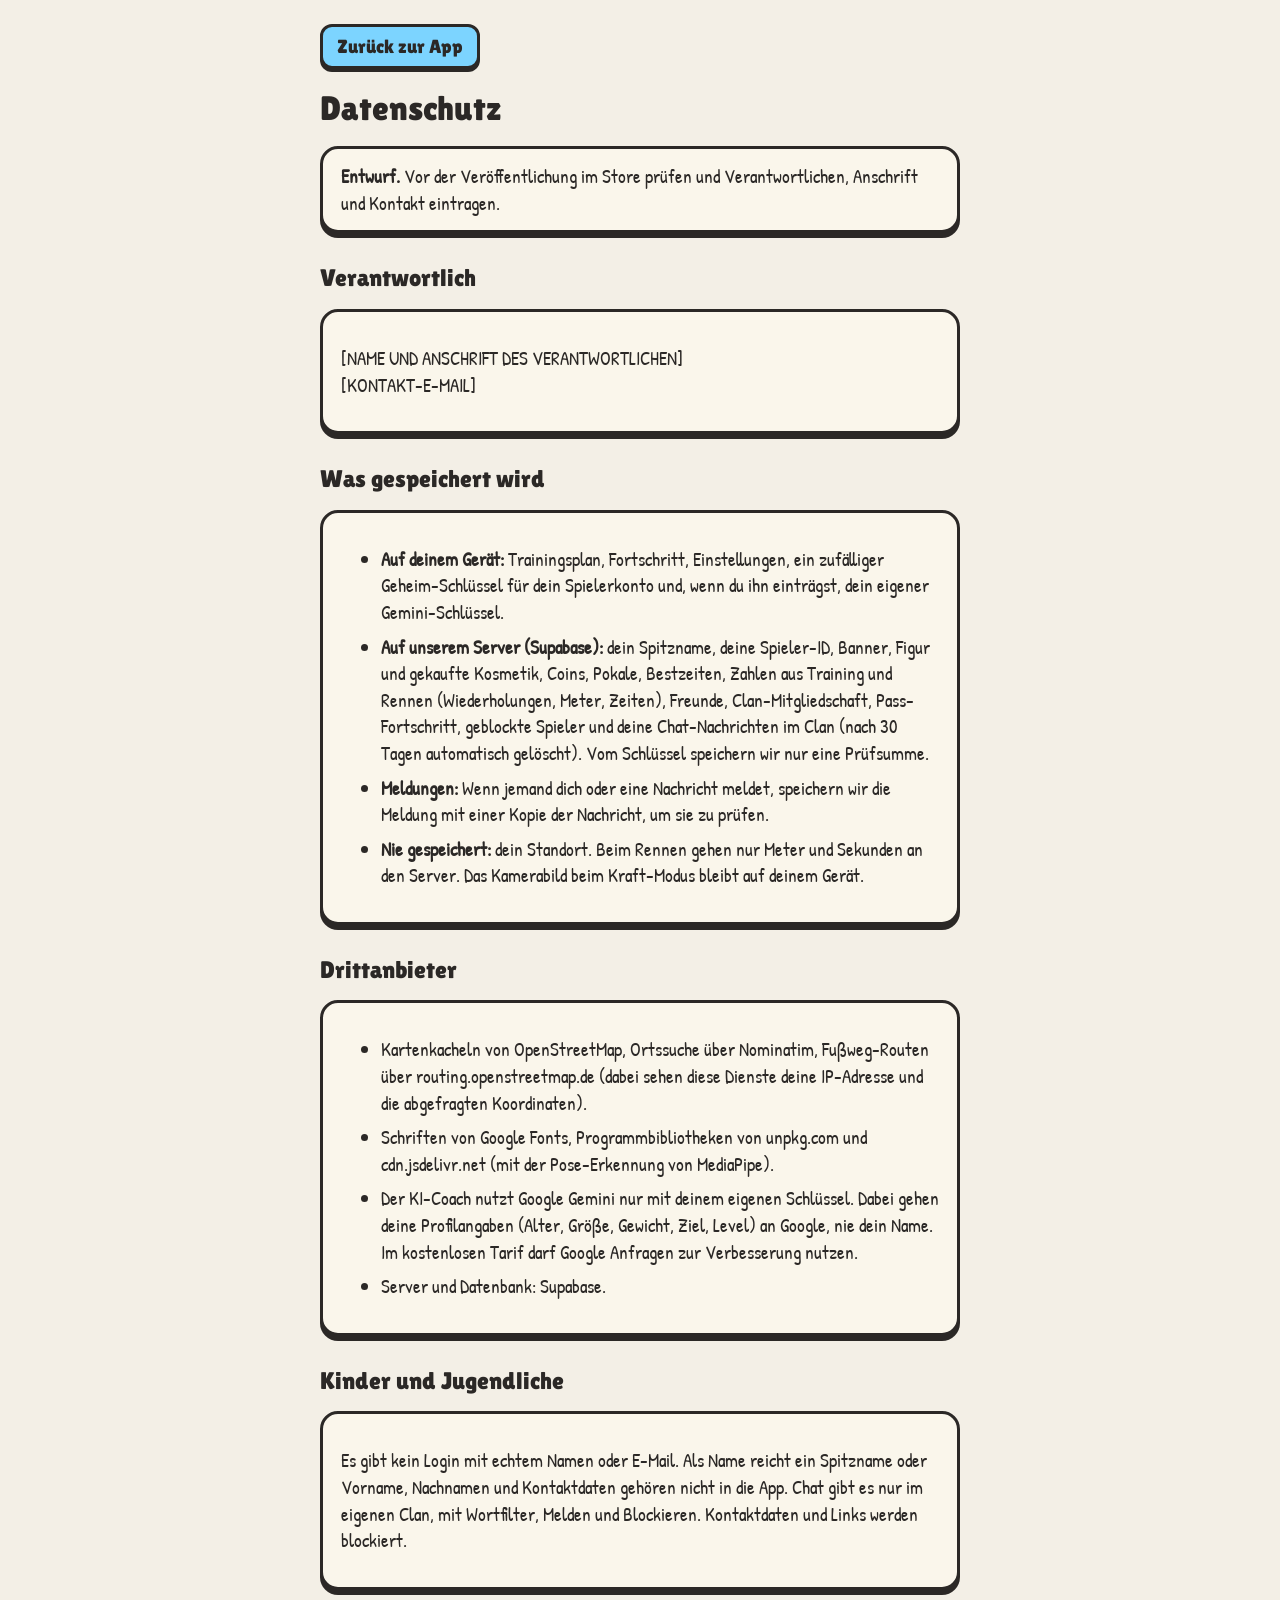
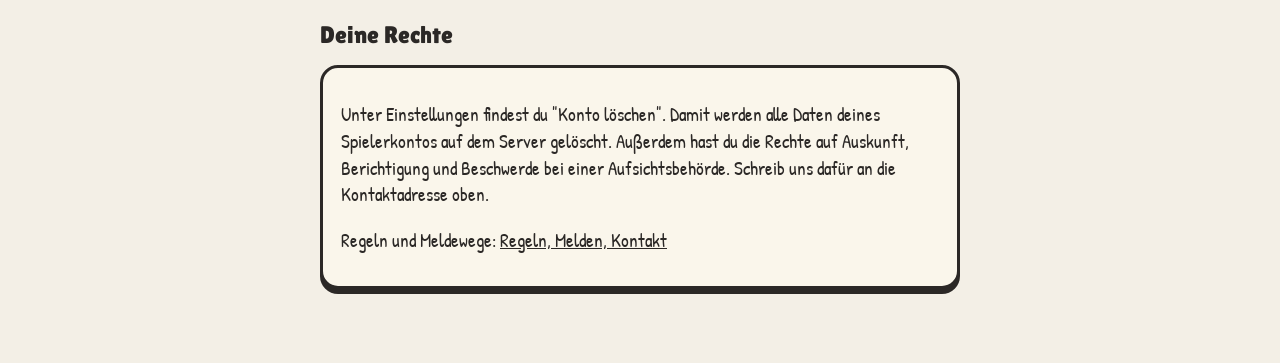
<file: datenschutz.html>
<!doctype html>
<html lang="de">
<head>
<meta charset="utf-8">
<meta name="viewport" content="width=device-width,initial-scale=1">
<meta name="robots" content="noindex">
<title>Gymlimpix: Datenschutz</title>
<link rel="stylesheet" href="https://fonts.googleapis.com/css2?family=Lilita+One&family=Patrick+Hand&display=swap">
<style>
:root{--papier:#F3EFE6;--graphit:#2B2826;--marker:#7CD4FF}
body{margin:0;background:var(--papier);color:var(--graphit);font-family:'Patrick Hand','Comic Sans MS',cursive;font-size:19px;line-height:1.4}
main{max-width:640px;margin:0 auto;padding:24px 16px 60px}
h1,h2{font-family:'Lilita One','Arial Black',sans-serif;font-weight:400;margin:0 0 8px}
h1{font-size:34px}
h2{font-size:24px;margin-top:28px}
.kasten{background:#FAF6EB;border:3px solid var(--graphit);border-radius:18px;box-shadow:0 5px 0 var(--graphit);padding:14px 18px;margin:14px 0}
li{margin:8px 0}
a{color:var(--graphit)}
.zurueck{display:inline-block;margin-bottom:16px;padding:6px 14px;font-family:'Lilita One',sans-serif;background:var(--marker);border:3px solid var(--graphit);border-radius:12px;box-shadow:0 3px 0 var(--graphit);text-decoration:none}
</style>
</head>
<body>
<main>
<a class="zurueck" href="index.html">Zurück zur App</a>
<h1>Datenschutz</h1>
<div class="kasten"><b>Entwurf.</b> Vor der Veröffentlichung im Store prüfen und Verantwortlichen, Anschrift und Kontakt eintragen.</div>

<h2>Verantwortlich</h2>
<div class="kasten"><p>[NAME UND ANSCHRIFT DES VERANTWORTLICHEN]<br>[KONTAKT-E-MAIL]</p></div>

<h2>Was gespeichert wird</h2>
<div class="kasten"><ul>
<li><b>Auf deinem Gerät:</b> Trainingsplan, Fortschritt, Einstellungen, ein zufälliger Geheim-Schlüssel für dein Spielerkonto und, wenn du ihn einträgst, dein eigener Gemini-Schlüssel.</li>
<li><b>Auf unserem Server (Supabase):</b> dein Spitzname, deine Spieler-ID, Banner, Figur und gekaufte Kosmetik, Coins, Pokale, Bestzeiten, Zahlen aus Training und Rennen (Wiederholungen, Meter, Zeiten), Freunde, Clan-Mitgliedschaft, Pass-Fortschritt, geblockte Spieler und deine Chat-Nachrichten im Clan (nach 30 Tagen automatisch gelöscht). Vom Schlüssel speichern wir nur eine Prüfsumme.</li>
<li><b>Meldungen:</b> Wenn jemand dich oder eine Nachricht meldet, speichern wir die Meldung mit einer Kopie der Nachricht, um sie zu prüfen.</li>
<li><b>Nie gespeichert:</b> dein Standort. Beim Rennen gehen nur Meter und Sekunden an den Server. Das Kamerabild beim Kraft-Modus bleibt auf deinem Gerät.</li>
</ul></div>

<h2>Drittanbieter</h2>
<div class="kasten"><ul>
<li>Kartenkacheln von OpenStreetMap, Ortssuche über Nominatim, Fußweg-Routen über routing.openstreetmap.de (dabei sehen diese Dienste deine IP-Adresse und die abgefragten Koordinaten).</li>
<li>Schriften von Google Fonts, Programmbibliotheken von unpkg.com und cdn.jsdelivr.net (mit der Pose-Erkennung von MediaPipe).</li>
<li>Der KI-Coach nutzt Google Gemini nur mit deinem eigenen Schlüssel. Dabei gehen deine Profilangaben (Alter, Größe, Gewicht, Ziel, Level) an Google, nie dein Name. Im kostenlosen Tarif darf Google Anfragen zur Verbesserung nutzen.</li>
<li>Server und Datenbank: Supabase.</li>
</ul></div>

<h2>Kinder und Jugendliche</h2>
<div class="kasten"><p>Es gibt kein Login mit echtem Namen oder E-Mail. Als Name reicht ein Spitzname oder Vorname, Nachnamen und Kontaktdaten gehören nicht in die App. Chat gibt es nur im eigenen Clan, mit Wortfilter, Melden und Blockieren. Kontaktdaten und Links werden blockiert.</p></div>

<h2>Deine Rechte</h2>
<div class="kasten"><p>Unter Einstellungen findest du "Konto löschen". Damit werden alle Daten deines Spielerkontos auf dem Server gelöscht. Außerdem hast du die Rechte auf Auskunft, Berichtigung und Beschwerde bei einer Aufsichtsbehörde. Schreib uns dafür an die Kontaktadresse oben.</p>
<p>Regeln und Meldewege: <a href="regeln.html">Regeln, Melden, Kontakt</a></p></div>
</main>
</body>
</html>
</file>
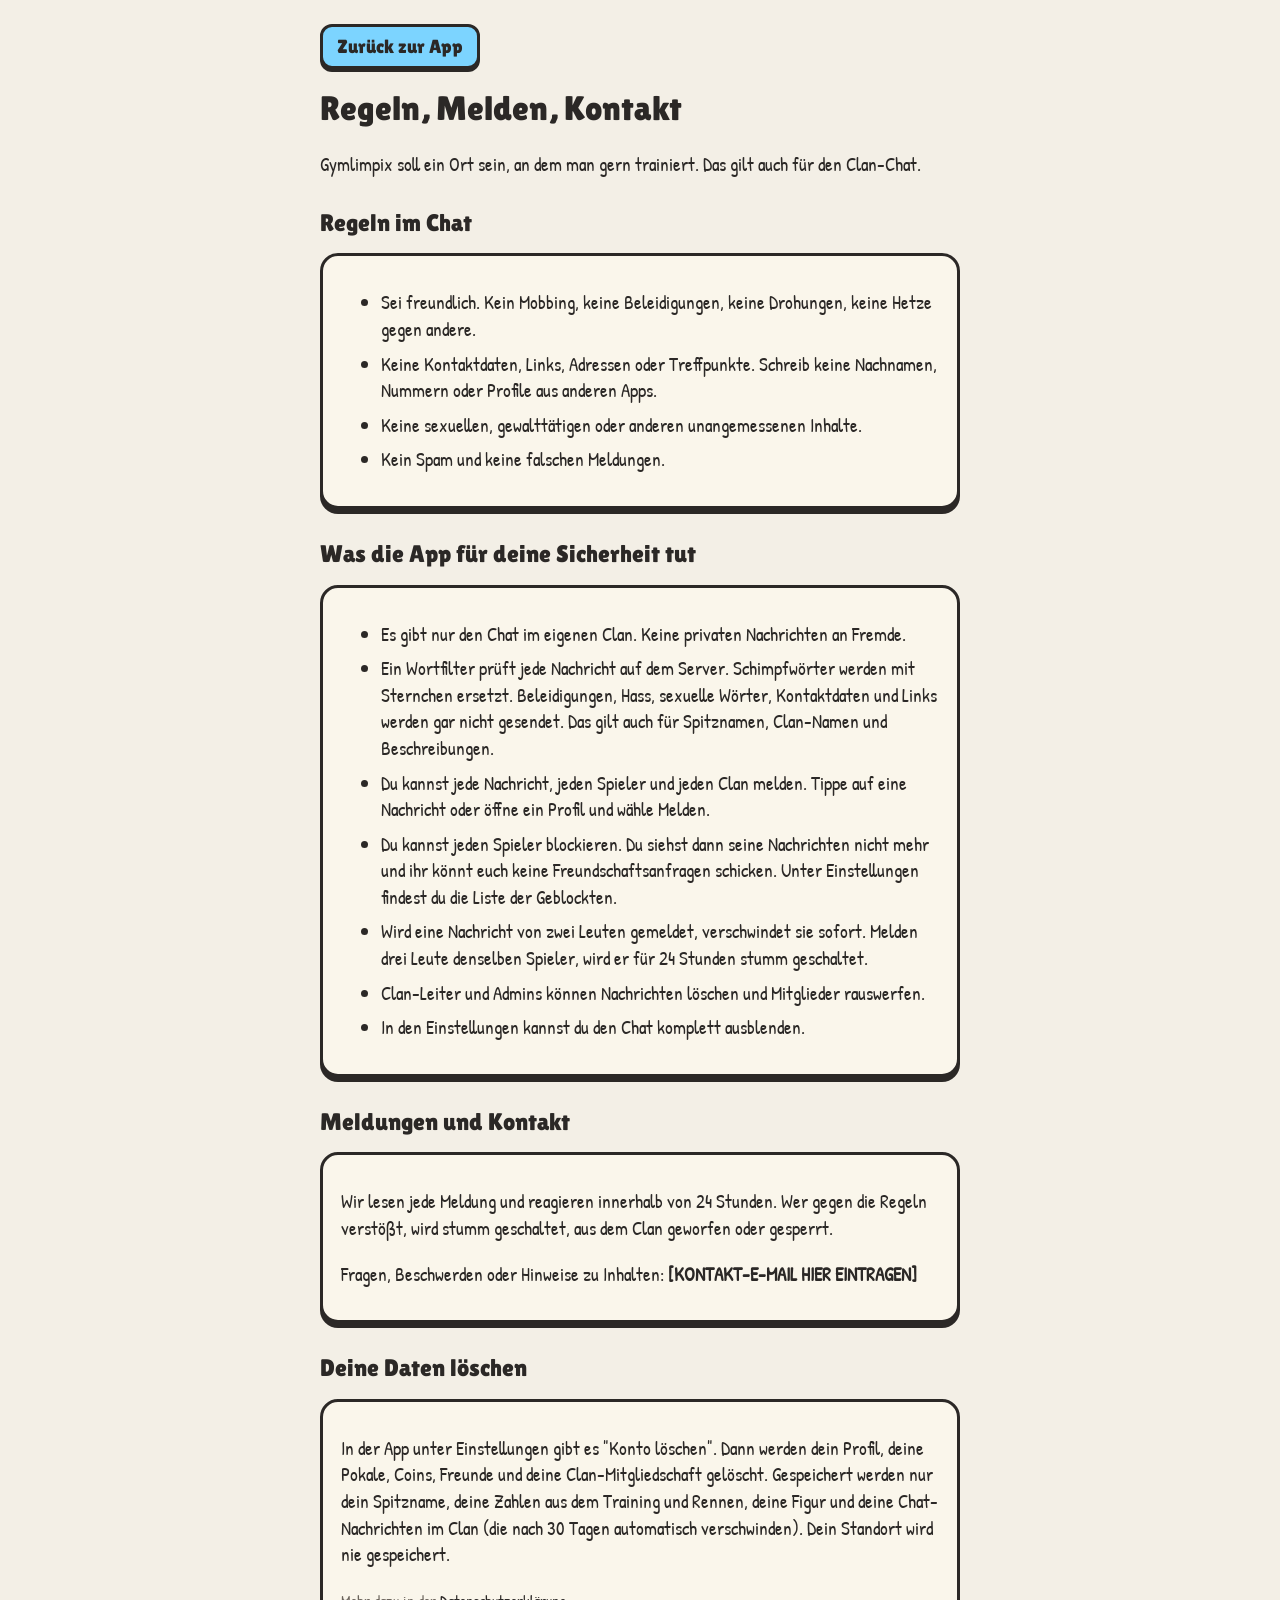
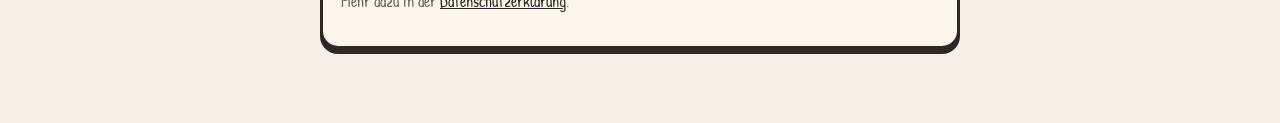
<file: regeln.html>
<!doctype html>
<html lang="de">
<head>
<meta charset="utf-8">
<meta name="viewport" content="width=device-width,initial-scale=1">
<title>Gymlimpix: Regeln, Melden, Kontakt</title>
<link rel="stylesheet" href="https://fonts.googleapis.com/css2?family=Lilita+One&family=Patrick+Hand&display=swap">
<style>
:root{--papier:#F3EFE6;--graphit:#2B2826;--marker:#7CD4FF}
body{margin:0;background:var(--papier);color:var(--graphit);font-family:'Patrick Hand','Comic Sans MS',cursive;font-size:19px;line-height:1.4}
main{max-width:640px;margin:0 auto;padding:24px 16px 60px}
h1,h2{font-family:'Lilita One','Arial Black',sans-serif;font-weight:400;margin:0 0 8px}
h1{font-size:34px}
h2{font-size:24px;margin-top:28px}
.kasten{background:#FAF6EB;border:3px solid var(--graphit);border-radius:18px;box-shadow:0 5px 0 var(--graphit);padding:14px 18px;margin:14px 0}
li{margin:8px 0}
a{color:var(--graphit)}
.zurueck{display:inline-block;margin-bottom:16px;padding:6px 14px;font-family:'Lilita One',sans-serif;background:var(--marker);border:3px solid var(--graphit);border-radius:12px;box-shadow:0 3px 0 var(--graphit);text-decoration:none}
small{color:#6B645C}
</style>
</head>
<body>
<main>
<a class="zurueck" href="index.html">Zurück zur App</a>
<h1>Regeln, Melden, Kontakt</h1>
<p>Gymlimpix soll ein Ort sein, an dem man gern trainiert. Das gilt auch für den Clan-Chat.</p>

<h2>Regeln im Chat</h2>
<div class="kasten"><ul>
<li>Sei freundlich. Kein Mobbing, keine Beleidigungen, keine Drohungen, keine Hetze gegen andere.</li>
<li>Keine Kontaktdaten, Links, Adressen oder Treffpunkte. Schreib keine Nachnamen, Nummern oder Profile aus anderen Apps.</li>
<li>Keine sexuellen, gewalttätigen oder anderen unangemessenen Inhalte.</li>
<li>Kein Spam und keine falschen Meldungen.</li>
</ul></div>

<h2>Was die App für deine Sicherheit tut</h2>
<div class="kasten"><ul>
<li>Es gibt nur den Chat im eigenen Clan. Keine privaten Nachrichten an Fremde.</li>
<li>Ein Wortfilter prüft jede Nachricht auf dem Server. Schimpfwörter werden mit Sternchen ersetzt. Beleidigungen, Hass, sexuelle Wörter, Kontaktdaten und Links werden gar nicht gesendet. Das gilt auch für Spitznamen, Clan-Namen und Beschreibungen.</li>
<li>Du kannst jede Nachricht, jeden Spieler und jeden Clan melden. Tippe auf eine Nachricht oder öffne ein Profil und wähle Melden.</li>
<li>Du kannst jeden Spieler blockieren. Du siehst dann seine Nachrichten nicht mehr und ihr könnt euch keine Freundschaftsanfragen schicken. Unter Einstellungen findest du die Liste der Geblockten.</li>
<li>Wird eine Nachricht von zwei Leuten gemeldet, verschwindet sie sofort. Melden drei Leute denselben Spieler, wird er für 24 Stunden stumm geschaltet.</li>
<li>Clan-Leiter und Admins können Nachrichten löschen und Mitglieder rauswerfen.</li>
<li>In den Einstellungen kannst du den Chat komplett ausblenden.</li>
</ul></div>

<h2>Meldungen und Kontakt</h2>
<div class="kasten">
<p>Wir lesen jede Meldung und reagieren innerhalb von 24 Stunden. Wer gegen die Regeln verstößt, wird stumm geschaltet, aus dem Clan geworfen oder gesperrt.</p>
<p>Fragen, Beschwerden oder Hinweise zu Inhalten: <b>[KONTAKT-E-MAIL HIER EINTRAGEN]</b></p>
</div>

<h2>Deine Daten löschen</h2>
<div class="kasten">
<p>In der App unter Einstellungen gibt es "Konto löschen". Dann werden dein Profil, deine Pokale, Coins, Freunde und deine Clan-Mitgliedschaft gelöscht. Gespeichert werden nur dein Spitzname, deine Zahlen aus dem Training und Rennen, deine Figur und deine Chat-Nachrichten im Clan (die nach 30 Tagen automatisch verschwinden). Dein Standort wird nie gespeichert.</p>
<p><small>Mehr dazu in der <a href="datenschutz.html">Datenschutzerklärung</a>.</small></p>
</div>
</main>
</body>
</html>
</file>
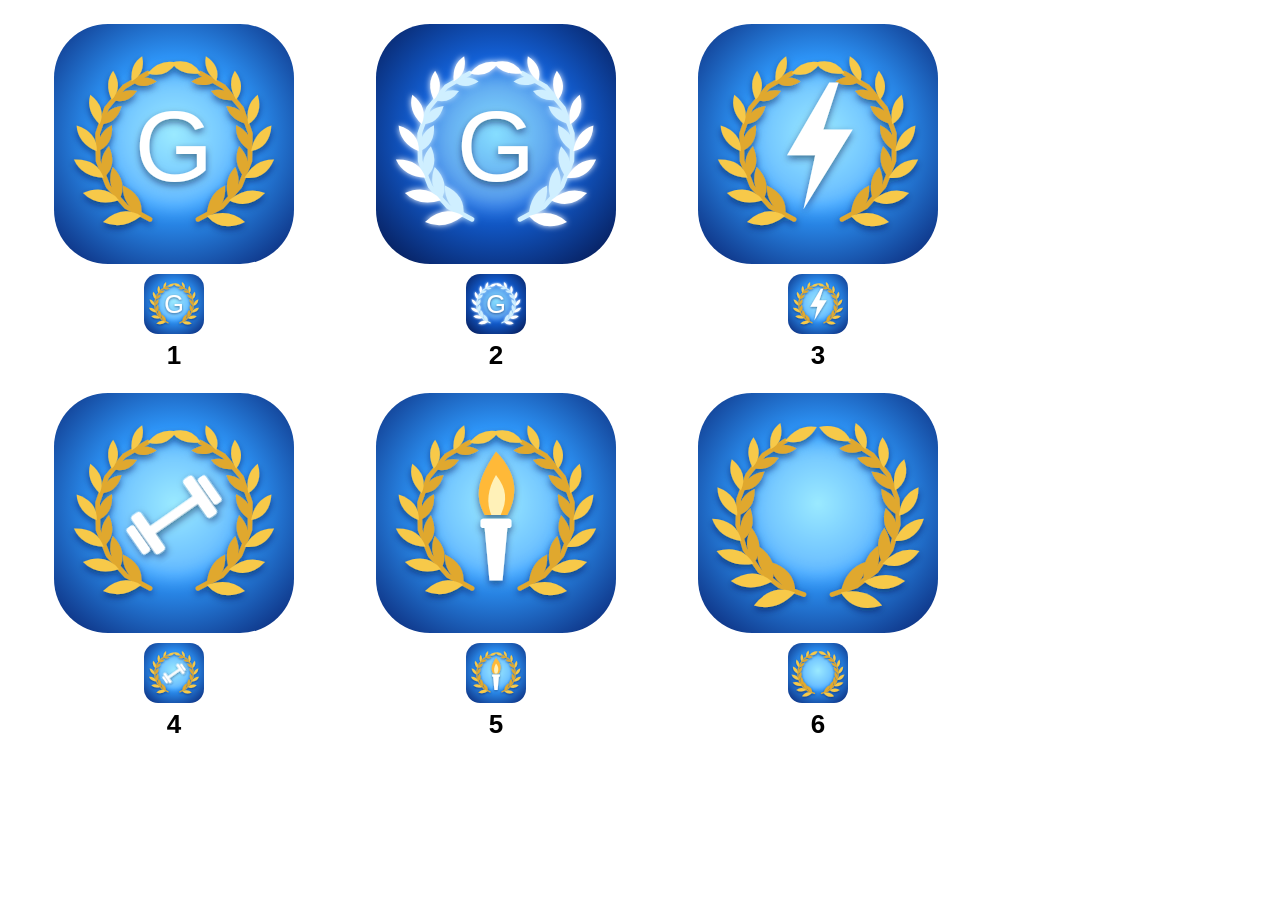
<file: archiv/icon-varianten/uebersicht.html>
<html><head><meta charset="utf-8"><style>
body{margin:0;padding:24px;background:#fff;font-family:Segoe UI,Arial} .g{display:grid;grid-template-columns:repeat(3,300px);gap:22px}
.c{text-align:center} img{width:240px;height:240px;border-radius:54px;display:block;margin:0 auto}
img.k{width:60px;height:60px;border-radius:14px;margin-top:10px} b{display:block;font-size:26px;margin-top:6px}
</style></head><body><div class="g"><div class="c"><img src="1_kranz_G.svg"><img class="k" src="1_kranz_G.svg"><b>1</b></div><div class="c"><img src="2_neon_weiss.svg"><img class="k" src="2_neon_weiss.svg"><b>2</b></div><div class="c"><img src="3_kranz_blitz.svg"><img class="k" src="3_kranz_blitz.svg"><b>3</b></div><div class="c"><img src="4_kranz_hantel.svg"><img class="k" src="4_kranz_hantel.svg"><b>4</b></div><div class="c"><img src="5_kranz_fackel.svg"><img class="k" src="5_kranz_fackel.svg"><b>5</b></div><div class="c"><img src="6_nur_kranz_gross.svg"><img class="k" src="6_nur_kranz_gross.svg"><b>6</b></div></div></body></html>
</file>
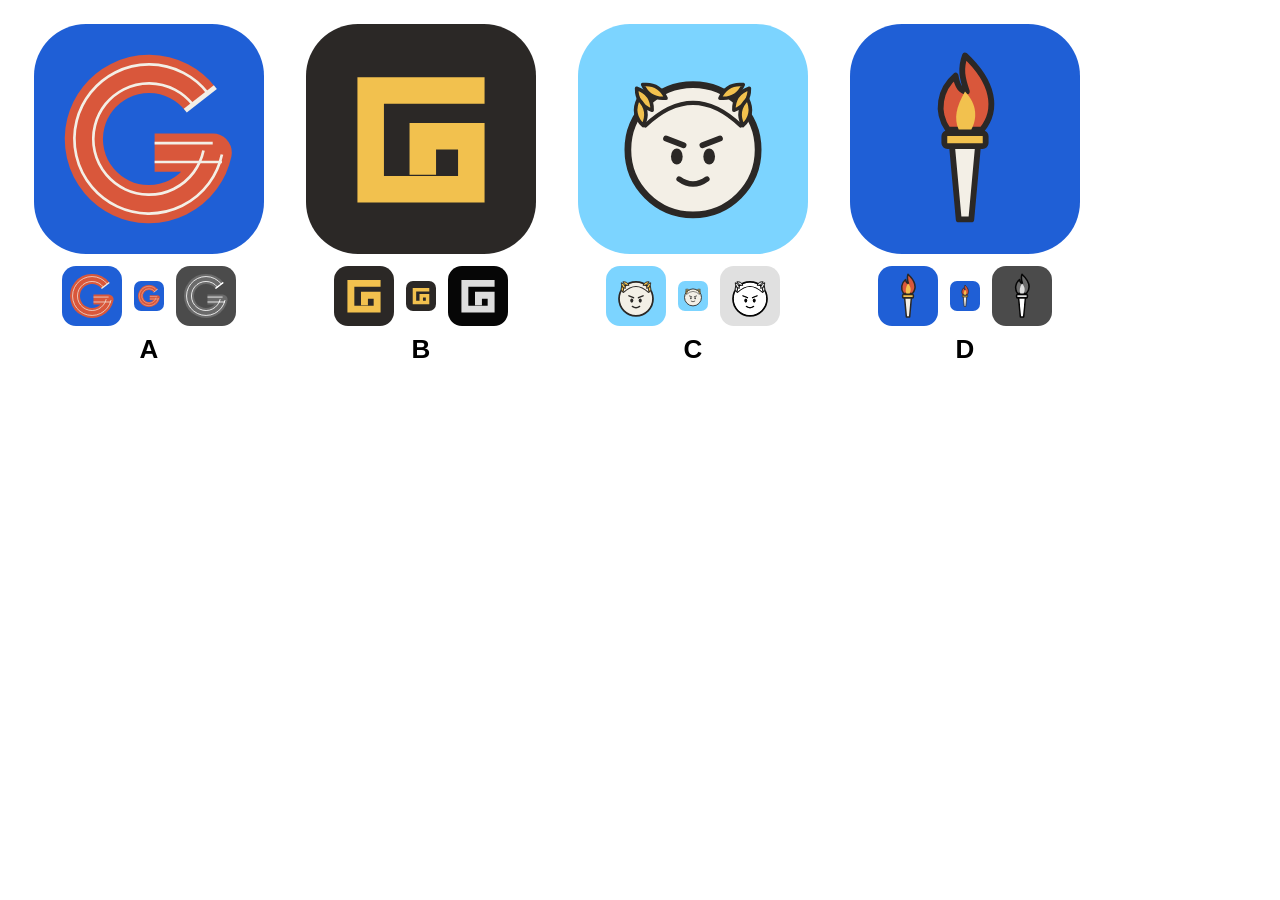
<file: archiv/logo-konzepte/uebersicht.html>
<html><head><meta charset="utf-8"><style>
body{margin:0;padding:24px;background:#fff;font-family:Segoe UI,Arial} .g{display:grid;grid-template-columns:repeat(4,250px);gap:22px}
.c{text-align:center} .c>img{width:230px;height:230px;border-radius:52px;display:block;margin:0 auto}
.klein{display:flex;gap:12px;justify-content:center;align-items:center;margin-top:12px} .sw{filter:grayscale(1) contrast(1.4)}
b{display:block;font-size:26px;margin-top:8px}</style></head><body><div class="g"><div class="c"><img src="A_laufbahn.svg"><div class="klein"><img src="A_laufbahn.svg" style="width:60px;height:60px;border-radius:14px"><img src="A_laufbahn.svg" style="width:30px;height:30px;border-radius:7px"><img class="sw" src="A_laufbahn.svg" style="width:60px;height:60px;border-radius:14px"></div><b>A</b></div><div class="c"><img src="B_maeander.svg"><div class="klein"><img src="B_maeander.svg" style="width:60px;height:60px;border-radius:14px"><img src="B_maeander.svg" style="width:30px;height:30px;border-radius:7px"><img class="sw" src="B_maeander.svg" style="width:60px;height:60px;border-radius:14px"></div><b>B</b></div><div class="c"><img src="C_maskottchen.svg"><div class="klein"><img src="C_maskottchen.svg" style="width:60px;height:60px;border-radius:14px"><img src="C_maskottchen.svg" style="width:30px;height:30px;border-radius:7px"><img class="sw" src="C_maskottchen.svg" style="width:60px;height:60px;border-radius:14px"></div><b>C</b></div><div class="c"><img src="D_fackel.svg"><div class="klein"><img src="D_fackel.svg" style="width:60px;height:60px;border-radius:14px"><img src="D_fackel.svg" style="width:30px;height:30px;border-radius:7px"><img class="sw" src="D_fackel.svg" style="width:60px;height:60px;border-radius:14px"></div><b>D</b></div></div></body></html>
</file>
